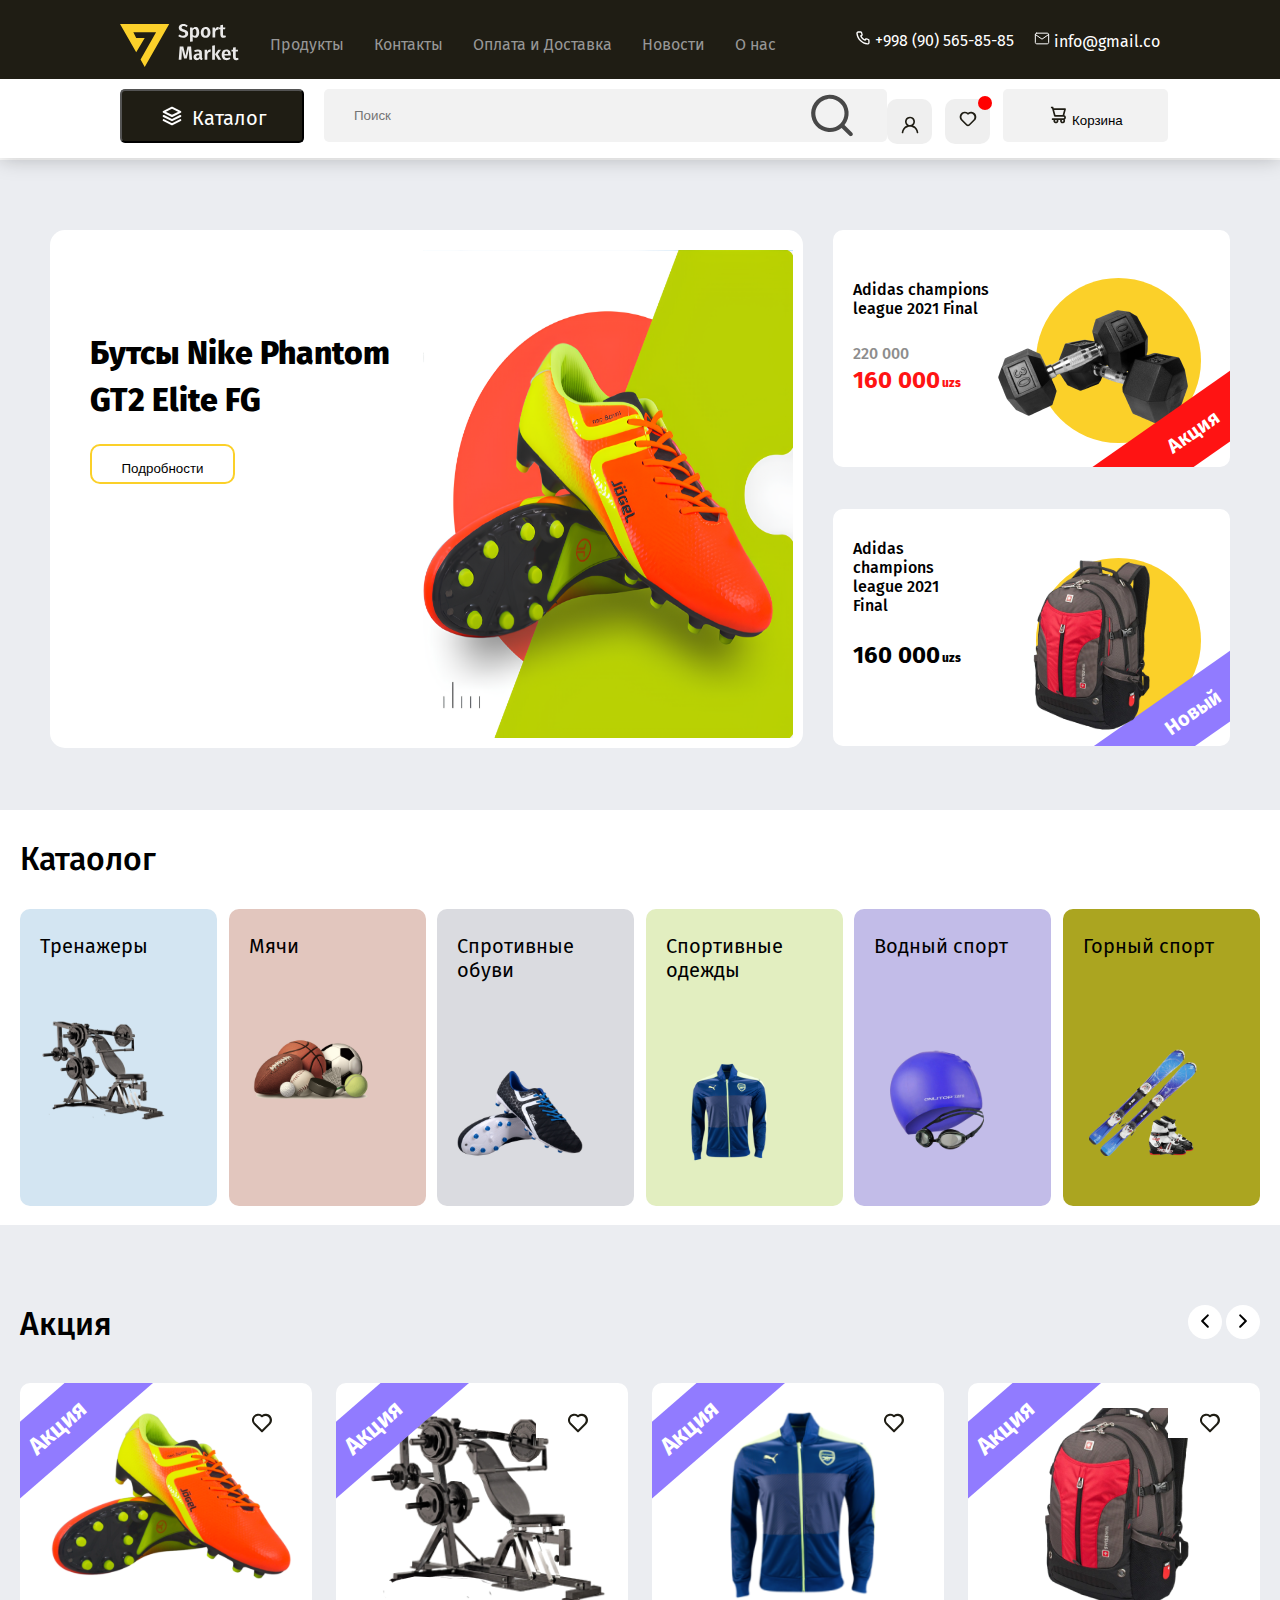
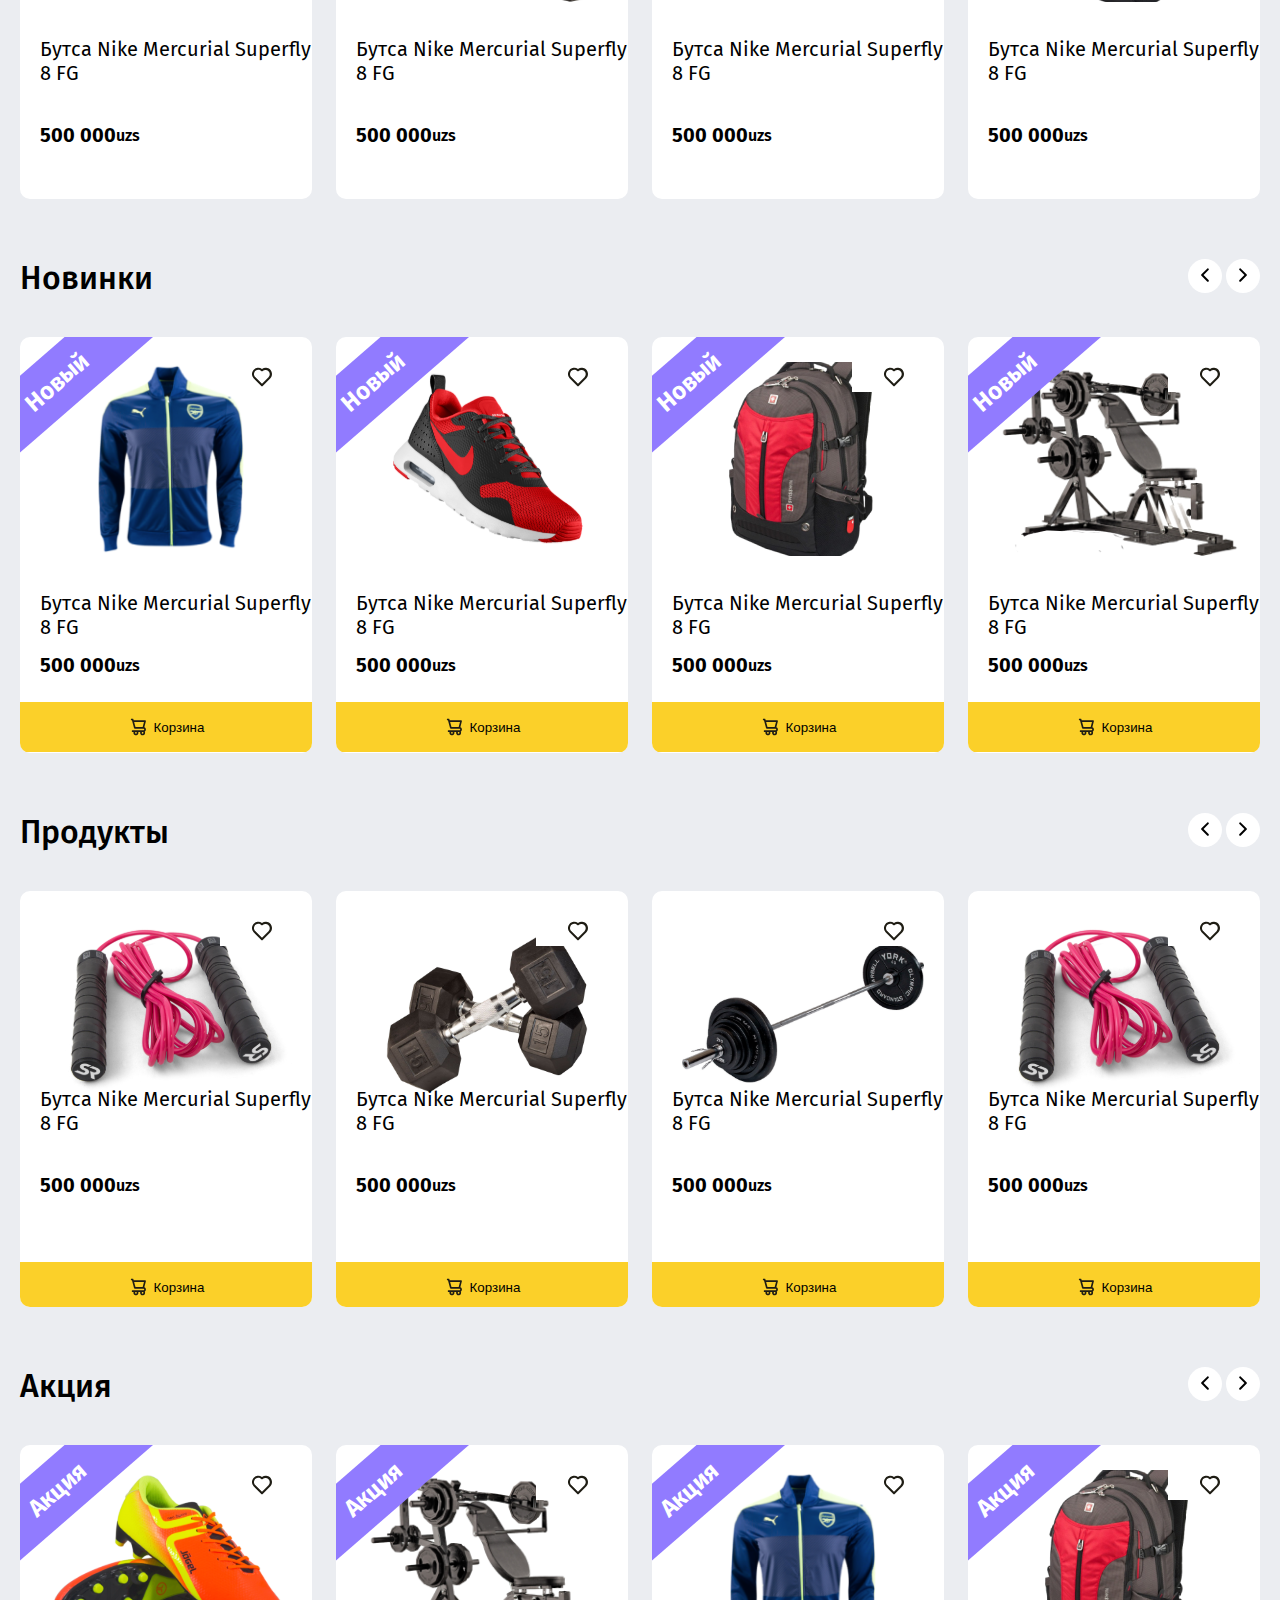
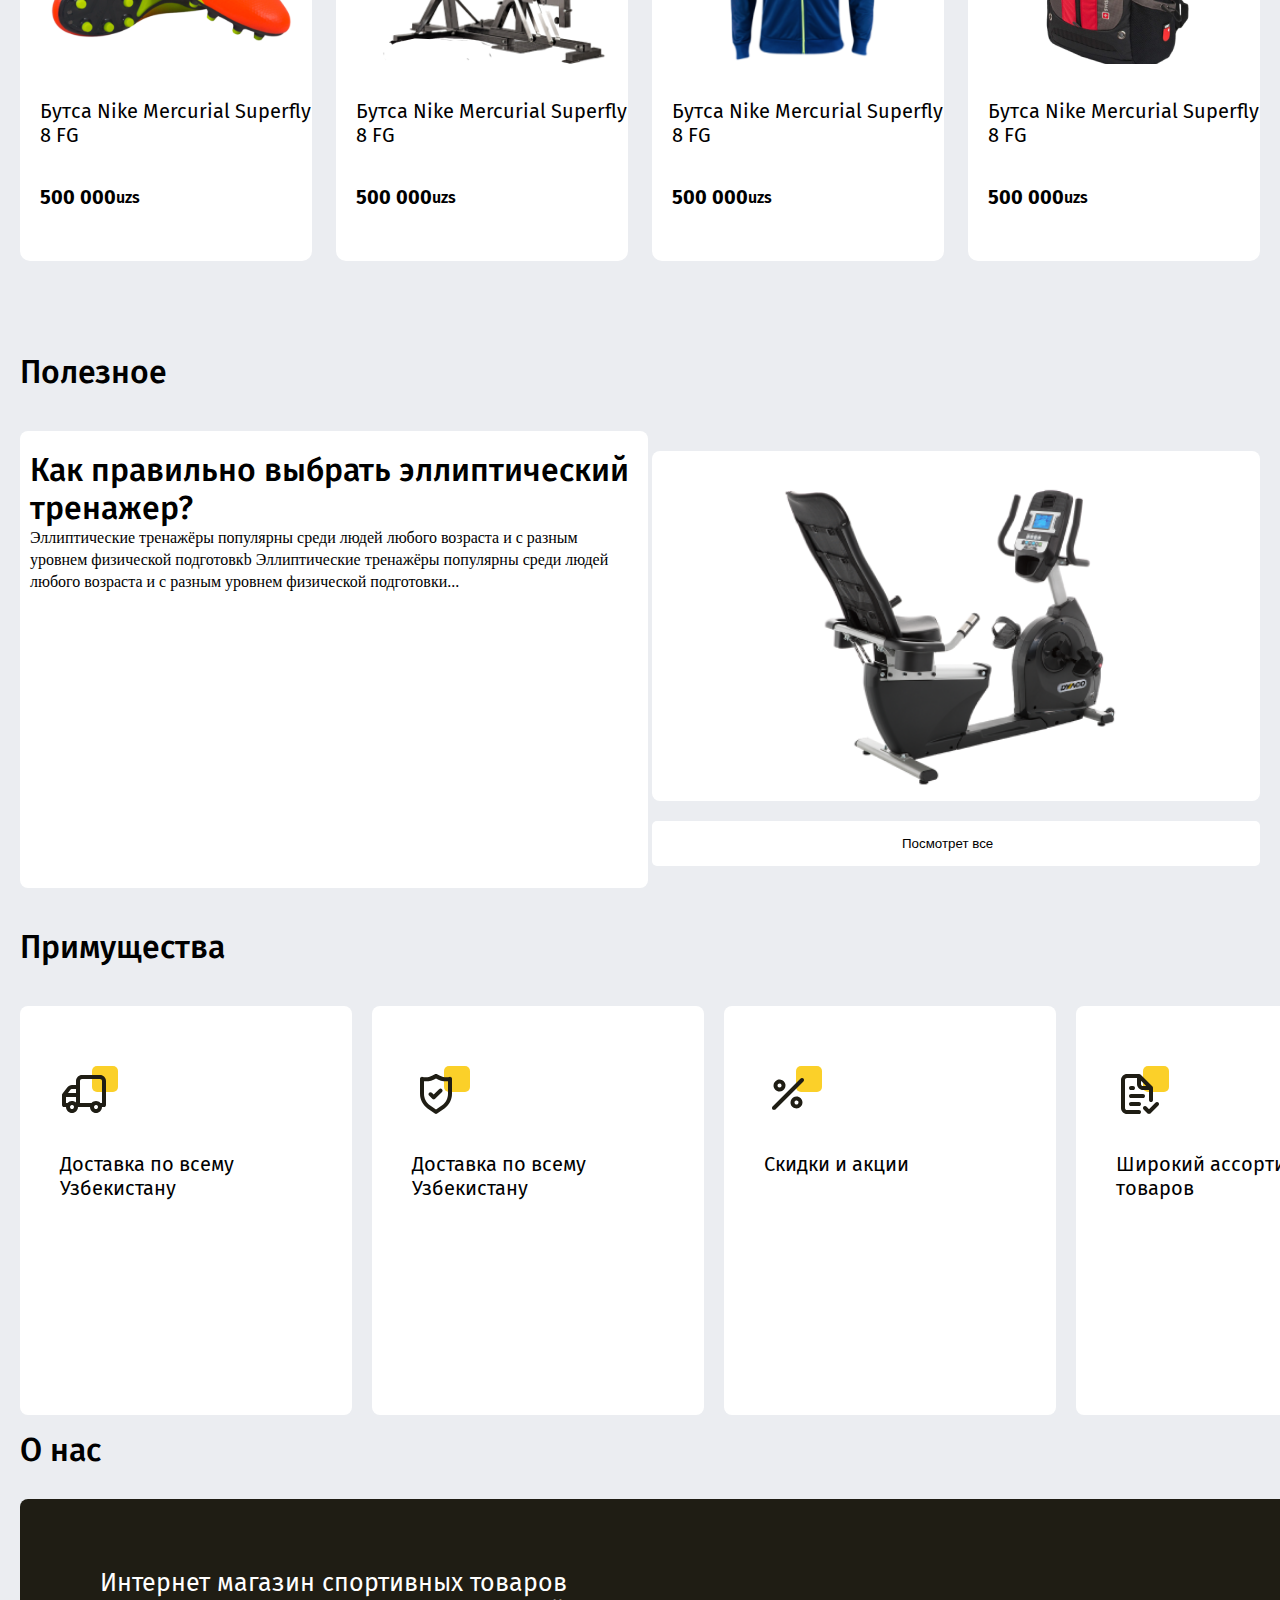
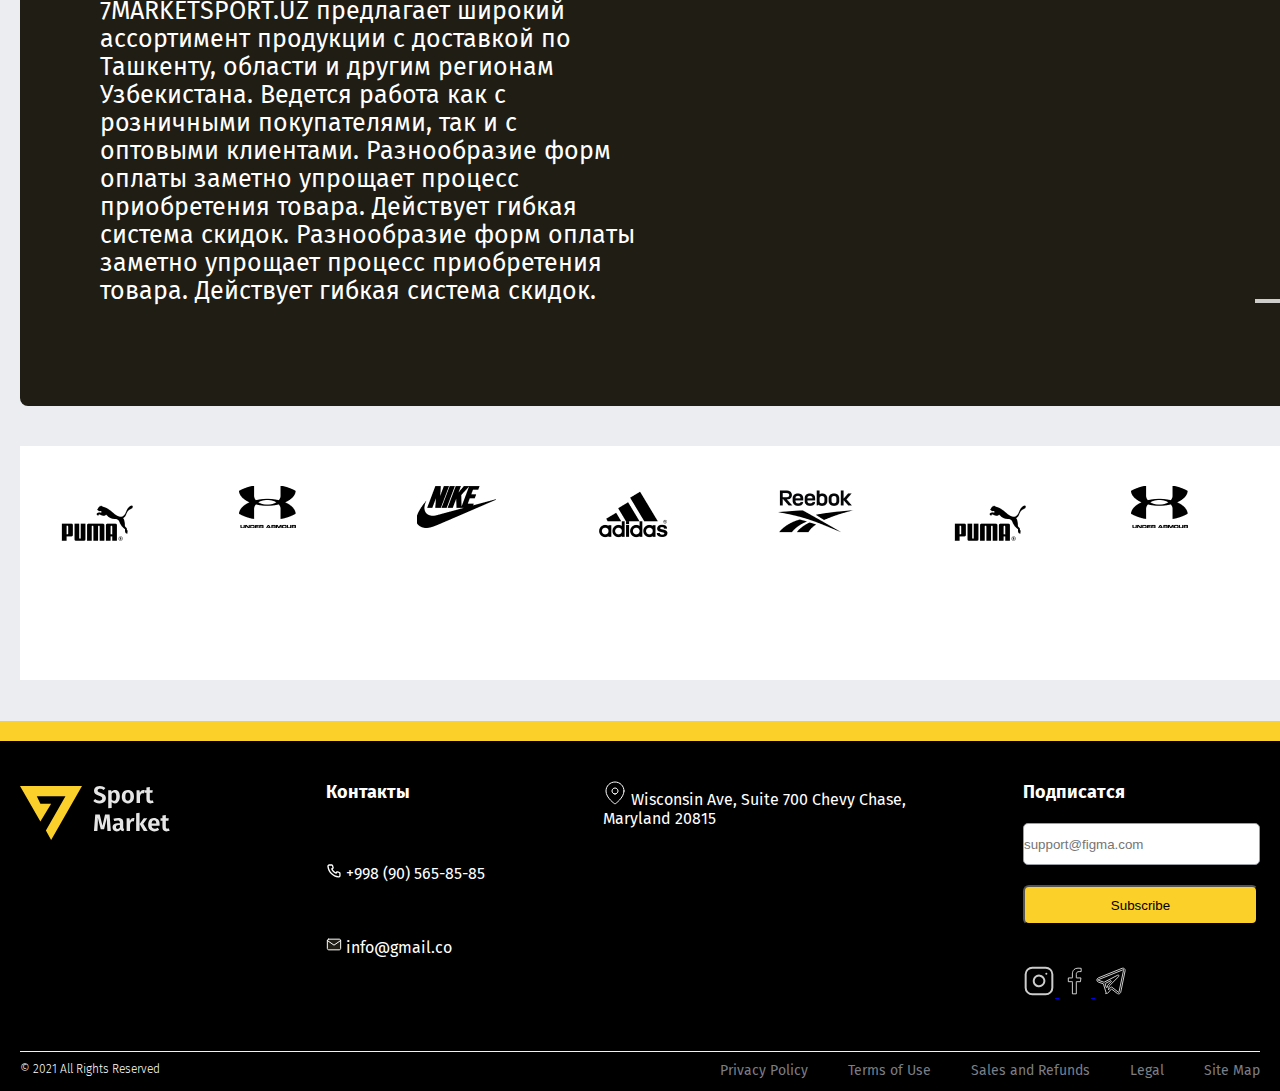
<file: index.html>
<!DOCTYPE html>
<html lang="en">
  <head>
    <meta charset="UTF-8" />
    <meta name="viewport" content="width=device-width, initial-scale=1.0" />
    <link rel="stylesheet" href="/css/main.min.css" />
    <title>Document</title>
  </head>
  <body>
    <header class="header">
      <div class="header__div">
        <nav class="nav">
          <div class="header__div-3">
            <a class="header__logo" href="#">
              <img src="./img/1.svg" alt="" />
            </a>
            <ul class="header__list">
              <li class="header__item">
                <a class="header__link" href="./page/produkse.html">Продукты</a>
              </li>

              <li class="header__item">
                <a class="header__link" href="">Контакты</a>
              </li>

              <li class="header__item">
                <a class="header__link" href="">Оплата и Доставка</a>
              </li>

              <li class="header__item">
                <a class="header__link" href="./page/info.html">Новости</a>
              </li>

              <li class="header__item">
                <a class="header__link" href="">О нас</a>
              </li>
            </ul>
          </div>
          <div class="header__div-4">
            <a class="header__tel" href="+998901241157">
              <img src="./img/2.svg" alt="" />
              +998 (90) 565-85-85
            </a>
            <a class="header__info" href="zanegetsugymer@gmail.com">
              <img src="./img/3.svg" alt="" />
              info@gmail.co
            </a>
          </div>

          <button class="header__burger">
            <img src="./log/menu-burger.png" alt="" />
          </button>
        </nav>
      </div>

      <div class="header__div-2">
        <nav class="nav-2">
          <div class="header__div-5">
            <button class="header__btn">
              <img src="./img/4.svg" alt="" />
              Каталог
            </button>

            <div class="header__imput">
              <input type="text" placeholder="Поиск" />
              <img src="./img/5.svg" alt="" />
            </div>
          </div>
          <div class="header__div-6">
            <button class="header__btn">
              <img src="./img/6.svg" alt="" />
            </button>

            <button class="header__btn">
              <img src="./img/7.svg" alt="" />
              <div class="div"></div>
            </button>

            <button class="header__btn-2">
              <img src="./img/8.svg" alt="" />
              Корзина
            </button>
          </div>
        </nav>
      </div>
    </header>

    <main>
      <section class="section">
        <div class="section__div">
          <div class="section__card">
            <div class="section_cantent">
              <h1 class="section__text-1">Бутсы Nike Phantom GT2 Elite FG</h1>
              <button class="section__btn">Подробности</button>
            </div>
            <img
              class="section__img"
              src="./img/Снимок экрана 2024-06-14 221538.png"
              alt=""
            />
          </div>

          <div class="section__card-2">
            <div class="section__info">
              <div class="section_cantent">
                <p class="section__text-2">
                  Adidas champions league 2021 Final
                </p>
                <p class="section__text-3">220 000</p>
                <div class="text">
                  <p class="section__text-4">160 000</p>
                  <p class="section__text-5">uzs</p>
                </div>
              </div>
              <div class="section__img">
                <img src="./img/9.png" alt="" />
                <div class="div"></div>
                <button class="btn">Акция</button>
              </div>
            </div>

            <div class="section__info-2">
              <div class="section_cantent">
                <p class="section__text-2">
                  Adidas champions league 2021 Final
                </p>
                <div class="text">
                  <p class="section__text-6">160 000</p>
                  <p class="section__text-7">uzs</p>
                </div>
              </div>
              <div class="section__img">
                <img src="./img/10.svg" alt="" />
                <div class="div"></div>
                <button class="btn">Новый</button>
              </div>
            </div>
          </div>
        </div>
      </section>

      <section class="section-2">
        <div class="section-2__div">
          <p class="section-2__text-1">Катаолог</p>
          <div class="section-2__cantent">
            <div class="section-2__card">
              <p class="section-2__text-2">Тренажеры</p>
              <img class="section-2__img" src="./img/11.svg" alt="" />
            </div>

            <div class="section-2__card2">
              <p class="section-2__text-2">Мячи</p>
              <img class="section-2__img" src="./img/12.svg" alt="" />
            </div>

            <div class="section-2__card3">
              <p class="section-2__text-2">Спротивные обуви</p>
              <img class="section-2__img" src="./img/13.svg" alt="" />
            </div>

            <div class="section-2__card4">
              <p class="section-2__text-2">Спортивные одежды</p>
              <img class="section-2__img" src="./img/14.svg" alt="" />
            </div>

            <div class="section-2__card5">
              <p class="section-2__text-2">Водный спорт</p>
              <img class="section-2__img" src="./img/15.svg" alt="" />
            </div>

            <div class="section-2__card6">
              <p class="section-2__text-2">Горный спорт</p>
              <img class="section-2__img" src="./img/16.png" alt="" />
            </div>
          </div>
        </div>
      </section>

      <section class="section-3">

        <div class="section-3__div">
          <div class="section-3__cantent">
            <div class="section-3__div-text">
              <p class="section-3__text-1">Акция</p>
              <div class="section-3__div-btn">
                <button class="btn-1">
                  <img src="./img/17.svg" alt="" />
                </button>
                <button class="btn-2">
                  <img src="./img/18.svg" alt="" />
                </button>
              </div>
            </div>
            <div class="section-3__info">
              <div class="section-3__card">
                <div class="section-3__img">
                  <img src="./img/19.svg" alt="" />
                  <button class="btn-3">
                    <img src="./img/20.svg" alt="" />
                  </button>
                  <button class="btn-4">Акция</button>
                </div>
                <div class="section-3__info">
                  <p class="section-3__text-2">
                    Бутса Nike Mercurial Superfly 8 FG
                  </p>
                  <div class="text">
                    <p class="section-3__text-3">500 000</p>
                    <p class="section-3__text-4">uzs</p>
                  </div>
                  <p class="section-3__text-5">750 000</p>
                  <button class="btn-5">
                    <img src="./img/21.svg" alt="" />
                    Корзина
                  </button>
                </div>
              </div>

              <div class="section-3__card-2">
                <div class="section-3__img">
                  <img src="./img/22.svg" alt="" />
                  <button class="btn-3">
                    <img src="./img/20.svg" alt="" />
                  </button>
                  <button class="btn-4">Акция</button>
                </div>
                <div class="section-3__info">
                  <p class="section-3__text-2">
                    Бутса Nike Mercurial Superfly 8 FG
                  </p>
                  <div class="text">
                    <p class="section-3__text-3">500 000</p>
                    <p class="section-3__text-4">uzs</p>
                  </div>
                  <p class="section-3__text-5">750 000</p>
                  <button class="btn-5">
                    <img src="./img/21.svg" alt="" />
                    Корзина
                  </button>
                </div>
              </div>

              <div class="section-3__card-3">
                <div class="section-3__img">
                  <img src="./img/23.svg" alt="" />
                  <button class="btn-3">
                    <img src="./img/20.svg" alt="" />
                  </button>
                  <button class="btn-4">Акция</button>
                </div>
                <div class="section-3__info">
                  <p class="section-3__text-2">
                    Бутса Nike Mercurial Superfly 8 FG
                  </p>
                  <div class="text">
                    <p class="section-3__text-3">500 000</p>
                    <p class="section-3__text-4">uzs</p>
                  </div>
                  <p class="section-3__text-5">750 000</p>
                  <button class="btn-5">
                    <img src="./img/21.svg" alt="" />
                    Корзина
                  </button>
                </div>
              </div>

              <div class="section-3__card-4">
                <div class="section-3__img">
                  <img src="./img/24.svg" alt="" />
                  <button class="btn-3">
                    <img src="./img/20.svg" alt="" />
                  </button>
                  <button class="btn-4">Акция</button>
                </div>
                <div class="section-3__info">
                  <p class="section-3__text-2">
                    Бутса Nike Mercurial Superfly 8 FG
                  </p>
                  <div class="text">
                    <p class="section-3__text-3">500 000</p>
                    <p class="section-3__text-4">uzs</p>
                  </div>
                  <p class="section-3__text-5">750 000</p>
                  <button class="btn-5">
                    <img src="./img/21.svg" alt="" />
                    Корзина
                  </button>
                </div>
              </div>
            </div>
          </div>

          <div class="section-3__cantent-2">
            <div class="section-3__div-text">
              <p class="section-3__text-1">Новинки</p>
              <div class="section-3__div-btn">
                <button class="btn-1">
                  <img src="./img/17.svg" alt="" />
                </button>
                <button class="btn-2">
                  <img src="./img/18.svg" alt="" />
                </button>
              </div>
            </div>
            <div class="section-3__info">
              <div class="section-3__card">
                <div class="section-3__img">
                  <img src="./img/23.svg" alt="" />
                  <button class="btn-3">
                    <img src="./img/20.svg" alt="" />
                  </button>
                  <button class="btn-4">Новый</button>
                </div>
                <div class="section-3__info">
                  <p class="section-3__text-2">
                    Бутса Nike Mercurial Superfly 8 FG
                  </p>
                  <div class="text">
                    <p class="section-3__text-3">500 000</p>
                    <p class="section-3__text-4">uzs</p>
                  </div>
                  <button class="btn-5">
                    <img src="./img/21.svg" alt="" />
                    Корзина
                  </button>
                </div>
              </div>

              <div class="section-3__card-2">
                <div class="section-3__img">
                  <img src="./img/25.svg" alt="" />
                  <button class="btn-3">
                    <img src="./img/20.svg" alt="" />
                  </button>
                  <button class="btn-4">Новый</button>
                </div>
                <div class="section-3__info">
                  <p class="section-3__text-2">
                    Бутса Nike Mercurial Superfly 8 FG
                  </p>
                  <div class="text">
                    <p class="section-3__text-3">500 000</p>
                    <p class="section-3__text-4">uzs</p>
                  </div>
                  <button class="btn-5">
                    <img src="./img/21.svg" alt="" />
                    Корзина
                  </button>
                </div>
              </div>

              <div class="section-3__card-3">
                <div class="section-3__img">
                  <img src="./img/24.svg" alt="" />
                  <button class="btn-3">
                    <img src="./img/20.svg" alt="" />
                  </button>
                  <button class="btn-4">Новый</button>
                </div>
                <div class="section-3__info">
                  <p class="section-3__text-2">
                    Бутса Nike Mercurial Superfly 8 FG
                  </p>
                  <div class="text">
                    <p class="section-3__text-3">500 000</p>
                    <p class="section-3__text-4">uzs</p>
                  </div>

                  <button class="btn-5">
                    <img src="./img/21.svg" alt="" />
                    Корзина
                  </button>
                </div>
              </div>

              <div class="section-3__card-4">
                <div class="section-3__img">
                  <img src="./img/22.svg" alt="" />
                  <button class="btn-3">
                    <img src="./img/20.svg" alt="" />
                  </button>
                  <button class="btn-4">Новый</button>
                </div>
                <div class="section-3__info">
                  <p class="section-3__text-2">
                    Бутса Nike Mercurial Superfly 8 FG
                  </p>
                  <div class="text">
                    <p class="section-3__text-3">500 000</p>
                    <p class="section-3__text-4">uzs</p>
                  </div>

                  <button class="btn-5">
                    <img src="./img/21.svg" alt="" />
                    Корзина
                  </button>
                </div>
              </div>
            </div>
          </div>

          <div class="section-3__cantent">
            <div class="section-3__div-text">
              <p class="section-3__text-1">Продукты</p>
              <div class="section-3__div-btn">
                <button class="btn-1">
                  <img src="./img/17.svg" alt="" />
                </button>
                <button class="btn-2">
                  <img src="./img/18.svg" alt="" />
                </button>
              </div>
            </div>
            <div class="section-3__info">
              <div class="section-3__card">
                <div class="section-3__img">
                  <img src="./img/26.svg" alt="" />
                  <button class="btn-3">
                    <img src="./img/20.svg" alt="" />
                  </button>
                </div>
                
                <div class="section-3__info">
                  <p class="section-3__text-2">
                    Бутса Nike Mercurial Superfly 8 FG
                  </p>
                  <div class="text">
                    <p class="section-3__text-3">500 000</p>
                    <p class="section-3__text-4">uzs</p>
                  </div>

                  <button class="btn-5">
                    <img src="./img/21.svg" alt="" />
                    Корзина
                  </button>
                </div>
              </div>

              <div class="section-3__card-2">
                <div class="section-3__img">
                  <img src="./img/27.svg" alt="" />
                  <button class="btn-3">
                    <img src="./img/20.svg" alt="" />
                  </button>
                </div>
                <div class="section-3__info">
                  <p class="section-3__text-2">
                    Бутса Nike Mercurial Superfly 8 FG
                  </p>
                  <div class="text">
                    <p class="section-3__text-3">500 000</p>
                    <p class="section-3__text-4">uzs</p>
                  </div>

                  <button class="btn-5">
                    <img src="./img/21.svg" alt="" />
                    Корзина
                  </button>
                </div>
              </div>

              <div class="section-3__card-3">
                <div class="section-3__img">
                  <img src="./img/28.svg" alt="" />
                  <button class="btn-3">
                    <img src="./img/20.svg" alt="" />
                  </button>
                </div>
                <div class="section-3__info">
                  <p class="section-3__text-2">
                    Бутса Nike Mercurial Superfly 8 FG
                  </p>
                  <div class="text">
                    <p class="section-3__text-3">500 000</p>
                    <p class="section-3__text-4">uzs</p>
                  </div>

                  <button class="btn-5">
                    <img src="./img/21.svg" alt="" />
                    Корзина
                  </button>
                </div>
              </div>

              <div class="section-3__card-4">
                <div class="section-3__img">
                  <img src="./img/26.svg" alt="" />
                  <button class="btn-3">
                    <img src="./img/20.svg" alt="" />
                  </button>
                </div>
                <div class="section-3__info">
                  <p class="section-3__text-2">
                    Бутса Nike Mercurial Superfly 8 FG
                  </p>
                  <div class="text">
                    <p class="section-3__text-3">500 000</p>
                    <p class="section-3__text-4">uzs</p>
                  </div>

                  <button class="btn-5">
                    <img src="./img/21.svg" alt="" />
                    Корзина
                  </button>
                </div>
              </div>
            </div>
          </div>

          <div class="section-3__cantent">
            <div class="section-3__div-text">
              <p class="section-3__text-1">Акция</p>
              <div class="section-3__div-btn">
                <button class="btn-1">
                  <img src="./img/17.svg" alt="" />
                </button>
                <button class="btn-2">
                  <img src="./img/18.svg" alt="" />
                </button>
              </div>
            </div>
            <div class="section-3__info">
              <div class="section-3__card">
                <div class="section-3__img">
                  <img src="./img/19.svg" alt="" />
                  <button class="btn-3">
                    <img src="./img/20.svg" alt="" />
                  </button>
                  <button class="btn-4">Акция</button>
                </div>
                <div class="section-3__info">
                  <p class="section-3__text-2">
                    Бутса Nike Mercurial Superfly 8 FG
                  </p>
                  <div class="text">
                    <p class="section-3__text-3">500 000</p>
                    <p class="section-3__text-4">uzs</p>
                  </div>
                  <p class="section-3__text-5">750 000</p>
                  <button class="btn-5">
                    <img src="./img/21.svg" alt="" />
                    Корзина
                  </button>
                </div>
              </div>

              <div class="section-3__card-2">
                <div class="section-3__img">
                  <img src="./img/22.svg" alt="" />
                  <button class="btn-3">
                    <img src="./img/20.svg" alt="" />
                  </button>
                  <button class="btn-4">Акция</button>
                </div>
                <div class="section-3__info">
                  <p class="section-3__text-2">
                    Бутса Nike Mercurial Superfly 8 FG
                  </p>
                  <div class="text">
                    <p class="section-3__text-3">500 000</p>
                    <p class="section-3__text-4">uzs</p>
                  </div>
                  <p class="section-3__text-5">750 000</p>
                  <button class="btn-5">
                    <img src="./img/21.svg" alt="" />
                    Корзина
                  </button>
                </div>
              </div>

              <div class="section-3__card-3">
                <div class="section-3__img">
                  <img src="./img/23.svg" alt="" />
                  <button class="btn-3">
                    <img src="./img/20.svg" alt="" />
                  </button>
                  <button class="btn-4">Акция</button>
                </div>
                <div class="section-3__info">
                  <p class="section-3__text-2">
                    Бутса Nike Mercurial Superfly 8 FG
                  </p>
                  <div class="text">
                    <p class="section-3__text-3">500 000</p>
                    <p class="section-3__text-4">uzs</p>
                  </div>
                  <p class="section-3__text-5">750 000</p>
                  <button class="btn-5">
                    <img src="./img/21.svg" alt="" />
                    Корзина
                  </button>
                </div>
              </div>

              <div class="section-3__card-4">
                <div class="section-3__img">
                  <img src="./img/24.svg" alt="" />
                  <button class="btn-3">
                    <img src="./img/20.svg" alt="" />
                  </button>
                  <button class="btn-4">Акция</button>
                </div>
                <div class="section-3__info">
                  <p class="section-3__text-2">
                    Бутса Nike Mercurial Superfly 8 FG
                  </p>
                  <div class="text">
                    <p class="section-3__text-3">500 000</p>
                    <p class="section-3__text-4">uzs</p>
                  </div>
                  <p class="section-3__text-5">750 000</p>
                  <button class="btn-5">
                    <img src="./img/21.svg" alt="" />
                    Корзина
                  </button>
                </div>
              </div>
            </div>
          </div>
        </div>
        
      </section>

      <section class="section-4">
        <div class="section-4__div">
          <div class="section-4__cantent">
            <p class="section-4__text-1">Полезное</p>
            <div class="section-4__card">
              <div class="section-4__info">
                <p class="section-4__text-2">
                  Как правильно выбрать эллиптический тренажер?
                </p>
                <p class="section-4__text-3">
                  Эллиптические тренажёры популярны среди людей любого возраста
                  и с разным уровнем физической подготовкb Эллиптические
                  тренажёры популярны среди людей любого возраста и с разным
                  уровнем физической подготовки...
                </p>
              </div>
              <div class="section-4__card-2">
                <div class="section-4__img">
                  <img src="./img/29.png" alt="" />
                </div>
                <button class="section-4__btn">Посмотрет все</button>
              </div>
            </div>
          </div>
        </div>

        <div class="section-4__div-2">
          <p class="text">Примущества</p>
          <div class="section-2__cantent">
            <div class="section-2__card">
              <img src="./img/30.svg" alt="" />
              <p class="text-2">Доставка по всему Узбекистану</p>
            </div>

            <div class="section-2__card">
              <img src="./img/31.svg" alt="" />
              <p class="text-2">Доставка по всему Узбекистану</p>
            </div>

            <div class="section-2__card">
              <img src="./img/32.svg" alt="" />
              <p class="text-2">Скидки и акции</p>
            </div>

            <div class="section-2__card">
              <img src="./img/33.svg" alt="" />
              <p class="text-2">Широкий ассортимент товаров</p>
            </div>
          </div>
        </div>
      </section>

      <section class="section-5">
        <div class="section-5__div">
          <p class="text-1">О нас</p>
          <div class="section-5__card">
            <p class="section-5__text-2">
              Интернет магазин спортивных товаров 7MARKETSPORT.UZ предлагает
              широкий ассортимент продукции с доставкой по Ташкенту, области и
              другим регионам Узбекистана. Ведется работа как с розничными
              покупателями, так и с оптовыми клиентами. Разнообразие форм оплаты
              заметно упрощает процесс приобретения товара. Действует гибкая
              система скидок. Разнообразие форм оплаты заметно упрощает процесс
              приобретения товара. Действует гибкая система скидок.
            </p>
            <button class="btn">
              <img src="./img/41.svg" alt="" />
            </button>
          </div>
          <div class="section-5__card-2">
            <img src="./img/34.png" alt="" />
            <img src="./img/35.png" alt="" />
            <img src="./img/36.png" alt="" />
            <img src="./img/37.png" alt="" />
            <img src="./img/38.png" alt="" />
            <img src="./img/39.png" alt="" />
            <img src="./img/40.png" alt="" />
          </div>
        </div>
      </section>
    </main>

    <footer>
      <div class="div"></div>
      <div class="footer__div">
        <nav class="footer__nav">
          <div class="nav__div">
            <div class="footer_card">
              <a class="footer__logo" href="">
                <img src="./img/1.svg" alt="" />
              </a>
            </div>
            <div class="footer_card2">
              <p class="text">Контакты</p>

              <a class="header__tel" href="+998901241157">
                <img src="./img/2.svg" alt="" />
                +998 (90) 565-85-85
              </a>
              <a class="header__info" href="zanegetsugymer@gmail.com">
                <img src="./img/3.svg" alt="" />
                info@gmail.co
              </a>
            </div>
            <div class="footer_card3">
              <a href="#">
                <img src="./img/42.svg" alt="" />
                Wisconsin Ave, Suite 700 Chevy Chase, <br>
                Maryland 20815
              </a>
            </div>
            <div class="footer_card4">
              <p class="footer__text-1">Подписатся</p>
              <input type="text" placeholder="support@figma.com" />
              <button>Subscribe</button>
              <div class="footer__img">
                <a href="https://www.instagram.com/uchixa_itachi_202/">
                  <img src="./img/43.svg" alt="" />
                </a>
                <a
                  href="https://www.facebook.com/profile.php?id=100090044478518"
                >
                  <img src="./img/44.svg" alt="" />
                </a>
                <a href="https://t.me/Z20228">
                  <img src="./img/45.svg" alt="" />
                </a>
              </div>
            </div>
          </div>
          <div class="div-2"></div>
          <div class="naber">
            <p class="footer__text-4">© 2021 All Rights Reserved</p>
            <div class="footer__text-div">
              <a class="text-1" href="">Privacy Policy</a>
              <a class="text-1" href="">Terms of Use</a>
              <a class="text-1" href="">Sales and Refunds</a>
              <a class="text-1" href="">Legal</a>
              <a class="text-1" href="">Site Map</a>
            </div>
          </div>
        </nav>
      </div>
    </footer>
  </body>
</html>
</file>
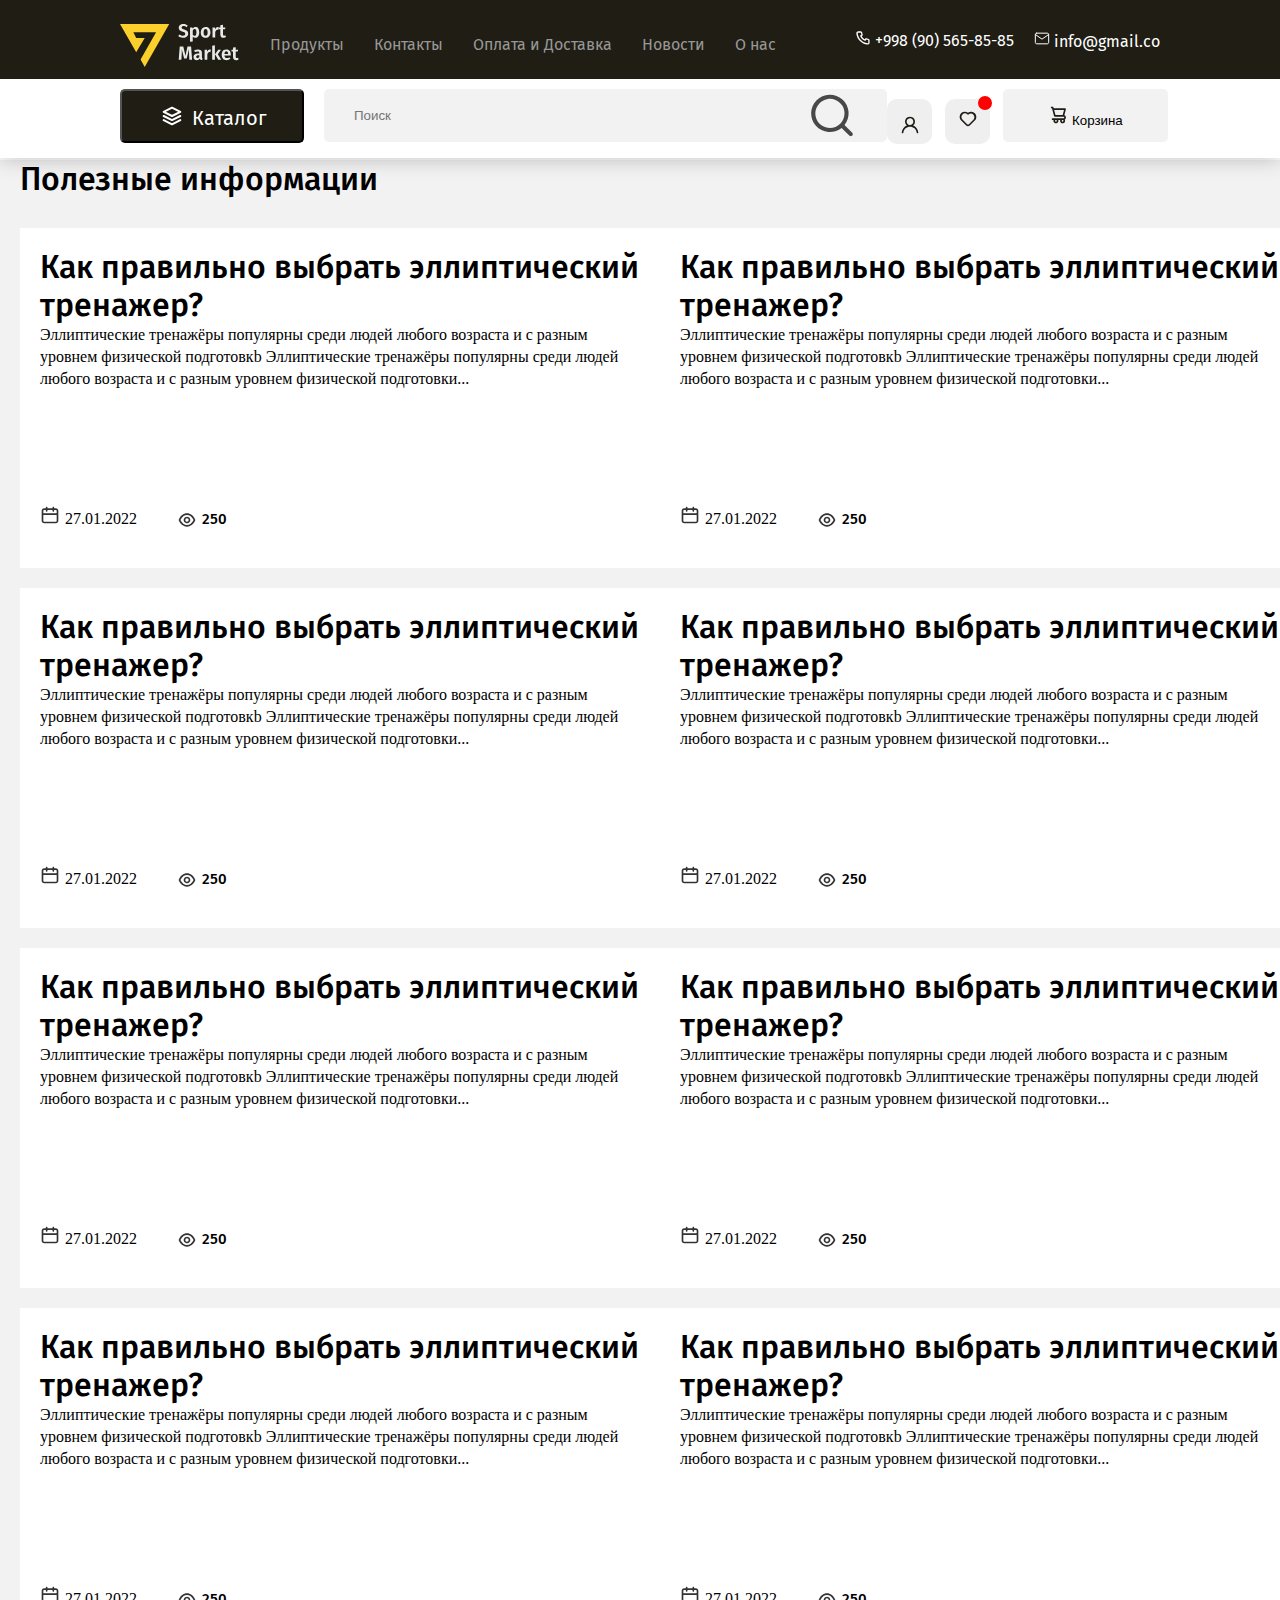
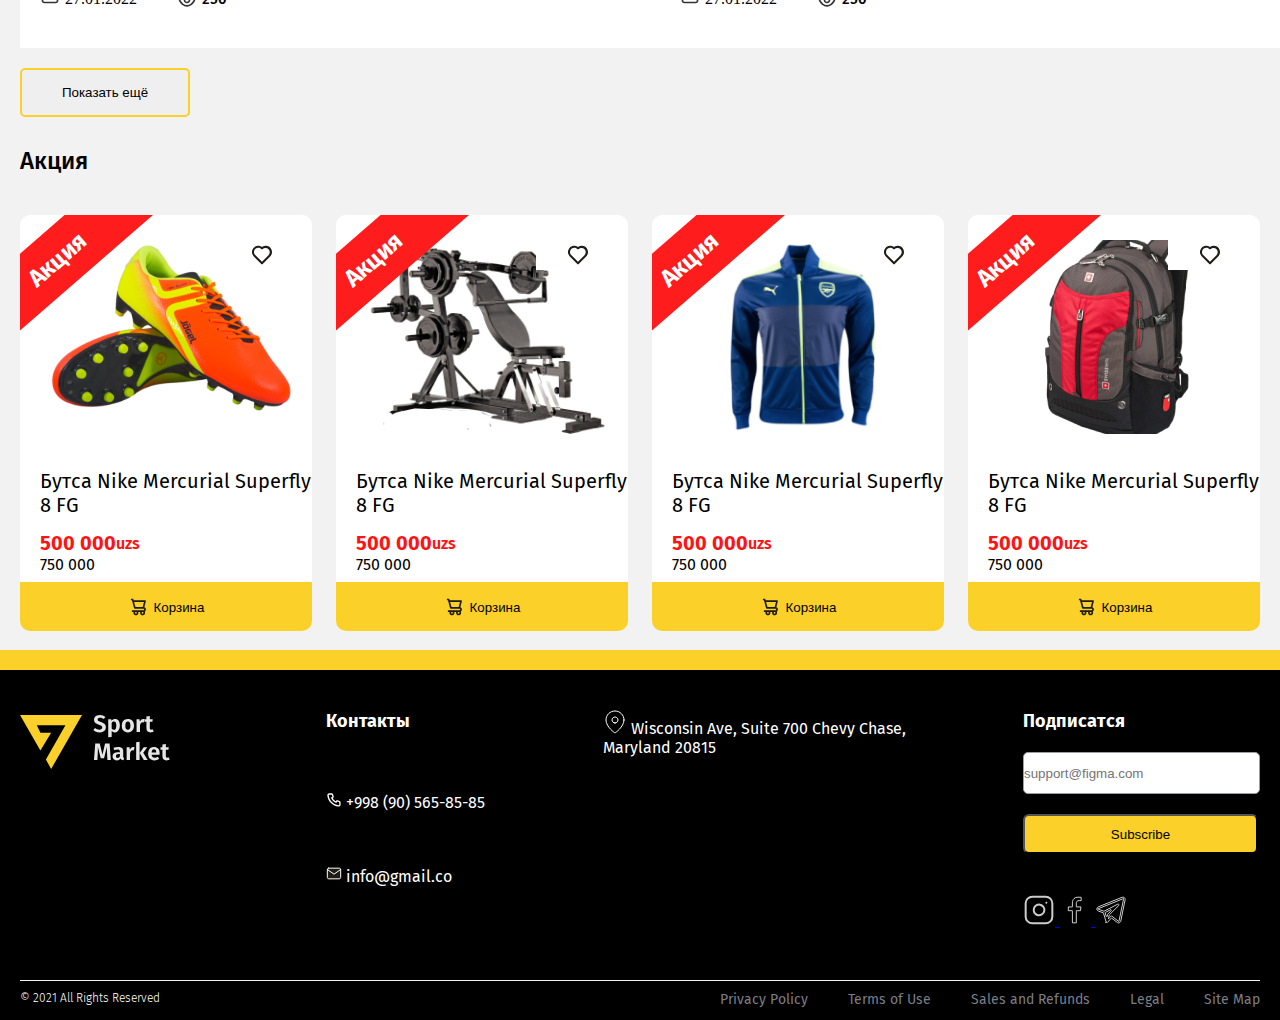
<file: page/info.html>
<!DOCTYPE html>
<html lang="en">
  <head>
    <meta charset="UTF-8" />
    <meta name="viewport" content="width=device-width, initial-scale=1.0" />
    <link rel="stylesheet" href="/css/main.min.css" />
    <title>Document</title>
  </head>
  <body>
    <header class="header">
      <div class="header__div">
        <nav class="nav">
          <div class="header__div-3">
            <a class="header__logo" href="/index.html">
              <img src="/img/1.svg" alt="" />
            </a>
            <ul class="header__list">
              <li class="header__item">
                <a class="header__link" href="">Продукты</a>
              </li>

              <li class="header__item">
                <a class="header__link" href="">Контакты</a>
              </li>

              <li class="header__item">
                <a class="header__link" href="">Оплата и Доставка</a>
              </li>

              <li class="header__item">
                <a class="header__link" href="">Новости</a>
              </li>

              <li class="header__item">
                <a class="header__link" href="">О нас</a>
              </li>
            </ul>
          </div>
          <div class="header__div-4">
            <a class="header__tel" href="+998901241157">
              <img src="/img/2.svg" alt="" />
              +998 (90) 565-85-85
            </a>
            <a class="header__info" href="zanegetsugymer@gmail.com">
              <img src="/img/3.svg" alt="" />
              info@gmail.co
            </a>
          </div>

          <button class="header__burger">
            <img src="/log/menu-burger.png" alt="" />
          </button>
        </nav>
      </div>

      <div class="header__div-2">
        <nav class="nav-2">
          <div class="header__div-5">
            <button class="header__btn">
              <img src="/img/4.svg" alt="" />
              Каталог
            </button>

            <div class="header__imput">
              <input type="text" placeholder="Поиск" />
              <img src="/img/5.svg" alt="" />
            </div>
          </div>
          <div class="header__div-6">
            <button class="header__btn">
              <img src="/img/6.svg" alt="" />
            </button>

            <button class="header__btn">
              <img src="/img/7.svg" alt="" />
              <div class="div"></div>
            </button>

            <button class="header__btn-2">
              <img src="/img/8.svg" alt="" />
              Корзина
            </button>
          </div>
        </nav>
      </div>
    </header>

    <main>
      <section class="section-7">
        <div class="section-7__div">
          <p class="section-7__text-11">Полезные информации</p>
          <div class="section-7__info">
            <div class="section-7__card">
              <p class="section-7__text-2">
                Как правильно выбрать эллиптический тренажер?
              </p>
              <p class="section-7__text-3">
                Эллиптические тренажёры популярны среди людей любого возраста и
                с разным уровнем физической подготовкb Эллиптические тренажёры
                популярны среди людей любого возраста и с разным уровнем
                физической подготовки...
              </p>
              <div class="section-7__div-text">
                <div class="section-7__text-1">
                  <img src="/img/46.svg" alt="" />
                  <p>27.01.2022</p>
                </div>
                <div class="section-7__text-2">
                  <img src="/img/47.svg" alt="" />
                  <p>250</p>
                </div>
              </div>
            </div>

            <div class="section-7__card">
              <p class="section-7__text-2">
                Как правильно выбрать эллиптический тренажер?
              </p>
              <p class="section-7__text-3">
                Эллиптические тренажёры популярны среди людей любого возраста и
                с разным уровнем физической подготовкb Эллиптические тренажёры
                популярны среди людей любого возраста и с разным уровнем
                физической подготовки...
              </p>
              <div class="section-7__div-text">
                <div class="section-7__text-1">
                  <img src="/img/46.svg" alt="" />
                  <p>27.01.2022</p>
                </div>
                <div class="section-7__text-2">
                  <img src="/img/47.svg" alt="" />
                  <p>250</p>
                </div>
              </div>
            </div>

            <div class="section-7__card">
              <p class="section-7__text-2">
                Как правильно выбрать эллиптический тренажер?
              </p>
              <p class="section-7__text-3">
                Эллиптические тренажёры популярны среди людей любого возраста и
                с разным уровнем физической подготовкb Эллиптические тренажёры
                популярны среди людей любого возраста и с разным уровнем
                физической подготовки...
              </p>
              <div class="section-7__div-text">
                <div class="section-7__text-1">
                  <img src="/img/46.svg" alt="" />
                  <p>27.01.2022</p>
                </div>
                <div class="section-7__text-2">
                  <img src="/img/47.svg" alt="" />
                  <p>250</p>
                </div>
              </div>
            </div>

            <div class="section-7__card">
              <p class="section-7__text-2">
                Как правильно выбрать эллиптический тренажер?
              </p>
              <p class="section-7__text-3">
                Эллиптические тренажёры популярны среди людей любого возраста и
                с разным уровнем физической подготовкb Эллиптические тренажёры
                популярны среди людей любого возраста и с разным уровнем
                физической подготовки...
              </p>
              <div class="section-7__div-text">
                <div class="section-7__text-1">
                  <img src="/img/46.svg" alt="" />
                  <p>27.01.2022</p>
                </div>
                <div class="section-7__text-2">
                  <img src="/img/47.svg" alt="" />
                  <p>250</p>
                </div>
              </div>
            </div>

            <div class="section-7__card">
              <p class="section-7__text-2">
                Как правильно выбрать эллиптический тренажер?
              </p>
              <p class="section-7__text-3">
                Эллиптические тренажёры популярны среди людей любого возраста и
                с разным уровнем физической подготовкb Эллиптические тренажёры
                популярны среди людей любого возраста и с разным уровнем
                физической подготовки...
              </p>
              <div class="section-7__div-text">
                <div class="section-7__text-1">
                  <img src="/img/46.svg" alt="" />
                  <p>27.01.2022</p>
                </div>
                <div class="section-7__text-2">
                  <img src="/img/47.svg" alt="" />
                  <p>250</p>
                </div>
              </div>
            </div>

            <div class="section-7__card">
              <p class="section-7__text-2">
                Как правильно выбрать эллиптический тренажер?
              </p>
              <p class="section-7__text-3">
                Эллиптические тренажёры популярны среди людей любого возраста и
                с разным уровнем физической подготовкb Эллиптические тренажёры
                популярны среди людей любого возраста и с разным уровнем
                физической подготовки...
              </p>
              <div class="section-7__div-text">
                <div class="section-7__text-1">
                  <img src="/img/46.svg" alt="" />
                  <p>27.01.2022</p>
                </div>
                <div class="section-7__text-2">
                  <img src="/img/47.svg" alt="" />
                  <p>250</p>
                </div>
              </div>
            </div>

            <div class="section-7__card">
              <p class="section-7__text-2">
                Как правильно выбрать эллиптический тренажер?
              </p>
              <p class="section-7__text-3">
                Эллиптические тренажёры популярны среди людей любого возраста и
                с разным уровнем физической подготовкb Эллиптические тренажёры
                популярны среди людей любого возраста и с разным уровнем
                физической подготовки...
              </p>
              <div class="section-7__div-text">
                <div class="section-7__text-1">
                  <img src="/img/46.svg" alt="" />
                  <p>27.01.2022</p>
                </div>
                <div class="section-7__text-2">
                  <img src="/img/47.svg" alt="" />
                  <p>250</p>
                </div>
              </div>
            </div>

            <div class="section-7__card">
              <p class="section-7__text-2">
                Как правильно выбрать эллиптический тренажер?
              </p>
              <p class="section-7__text-3">
                Эллиптические тренажёры популярны среди людей любого возраста и
                с разным уровнем физической подготовкb Эллиптические тренажёры
                популярны среди людей любого возраста и с разным уровнем
                физической подготовки...
              </p>
              <div class="section-7__div-text">
                <div class="section-7__text-1">
                  <img src="/img/46.svg" alt="" />
                  <p>27.01.2022</p>
                </div>
                <div class="section-7__text-2">
                  <img src="/img/47.svg" alt="" />
                  <p>250</p>
                </div>
              </div>
            </div>
          </div>
          <button class="section-7__btn">Показать ещё</button>
        </div>
        <div class="section-7__div-3">
          <p class="section-7__text-12">Акция</p>
          <div class="section-3__info">
            <div class="section-3__card">
              <div class="section-3__img">
                <img src="/img/19.svg" alt="" />
                <button class="btn-3">
                  <img src="/img/20.svg" alt="" />
                </button>
                <button class="btn-4">Акция</button>
              </div>
              <div class="section-3__info">
                <p class="section-3__text-2">
                  Бутса Nike Mercurial Superfly 8 FG
                </p>
                <div class="text">
                  <p class="section-3__text-3">500 000</p>
                  <p class="section-3__text-4">uzs</p>
                </div>
                <p class="section-3__text-5">750 000</p>
                <button class="btn-5">
                  <img src="/img/21.svg" alt="" />
                  Корзина
                </button>
              </div>
            </div>

            <div class="section-3__card-2">
              <div class="section-3__img">
                <img src="/img/22.svg" alt="" />
                <button class="btn-3">
                  <img src="/img/20.svg" alt="" />
                </button>
                <button class="btn-4">Акция</button>
              </div>
              <div class="section-3__info">
                <p class="section-3__text-2">
                  Бутса Nike Mercurial Superfly 8 FG
                </p>
                <div class="text">
                  <p class="section-3__text-3">500 000</p>
                  <p class="section-3__text-4">uzs</p>
                </div>
                <p class="section-3__text-5">750 000</p>
                <button class="btn-5">
                  <img src="/img/21.svg" alt="" />
                  Корзина
                </button>
              </div>
            </div>

            <div class="section-3__card-3">
              <div class="section-3__img">
                <img src="/img/23.svg" alt="" />
                <button class="btn-3">
                  <img src="/img/20.svg" alt="" />
                </button>
                <button class="btn-4">Акция</button>
              </div>
              <div class="section-3__info">
                <p class="section-3__text-2">
                  Бутса Nike Mercurial Superfly 8 FG
                </p>
                <div class="text">
                  <p class="section-3__text-3">500 000</p>
                  <p class="section-3__text-4">uzs</p>
                </div>
                <p class="section-3__text-5">750 000</p>
                <button class="btn-5">
                  <img src="/img/21.svg" alt="" />
                  Корзина
                </button>
              </div>
            </div>

            <div class="section-3__card-4">
              <div class="section-3__img">
                <img src="/img/24.svg" alt="" />
                <button class="btn-3">
                  <img src="/img/20.svg" alt="" />
                </button>
                <button class="btn-4">Акция</button>
              </div>
              <div class="section-3__info">
                <p class="section-3__text-2">
                  Бутса Nike Mercurial Superfly 8 FG
                </p>
                <div class="text">
                  <p class="section-3__text-3">500 000</p>
                  <p class="section-3__text-4">uzs</p>
                </div>
                <p class="section-3__text-5">750 000</p>
                <button class="btn-5">
                  <img src="/img/21.svg" alt="" />
                  Корзина
                </button>
              </div>
            </div>
          </div>
        </div>
      </section>
    </main>

    <footer>
      <div class="div"></div>
      <div class="footer__div">
        <nav class="footer__nav">
          <div class="nav__div">
            <div class="footer_card">
              <a class="footer__logo" href="">
                <img src="/img/1.svg" alt="" />
              </a>
            </div>
            <div class="footer_card2">
              <p class="text">Контакты</p>

              <a class="header__tel" href="+998901241157">
                <img src="/img/2.svg" alt="" />
                +998 (90) 565-85-85
              </a>
              <a class="header__info" href="zanegetsugymer@gmail.com">
                <img src="/img/3.svg" alt="" />
                info@gmail.co
              </a>
            </div>
            <div class="footer_card3">
              <a href="#">
                <img src="/img/42.svg" alt="" />
                Wisconsin Ave, Suite 700 Chevy Chase, <br />
                Maryland 20815
              </a>
            </div>
            <div class="footer_card4">
              <p class="footer__text-1">Подписатся</p>
              <input type="text" placeholder="support@figma.com" />
              <button>Subscribe</button>
              <div class="footer__img">
                <a href="https://www.instagram.com/uchixa_itachi_202/">
                  <img src="/img/43.svg" alt="" />
                </a>
                <a
                  href="https://www.facebook.com/profile.php?id=100090044478518"
                >
                  <img src="/img/44.svg" alt="" />
                </a>
                <a href="https://t.me/Z20228">
                  <img src="/img/45.svg" alt="" />
                </a>
              </div>
            </div>
          </div>
          <div class="div-2"></div>
          <div class="naber">
            <p class="footer__text-4">© 2021 All Rights Reserved</p>
            <div class="footer__text-div">
              <a class="text-1" href="">Privacy Policy</a>
              <a class="text-1" href="">Terms of Use</a>
              <a class="text-1" href="">Sales and Refunds</a>
              <a class="text-1" href="">Legal</a>
              <a class="text-1" href="">Site Map</a>
            </div>
          </div>
        </nav>
      </div>
    </footer>
  </body>
</html>
</file>
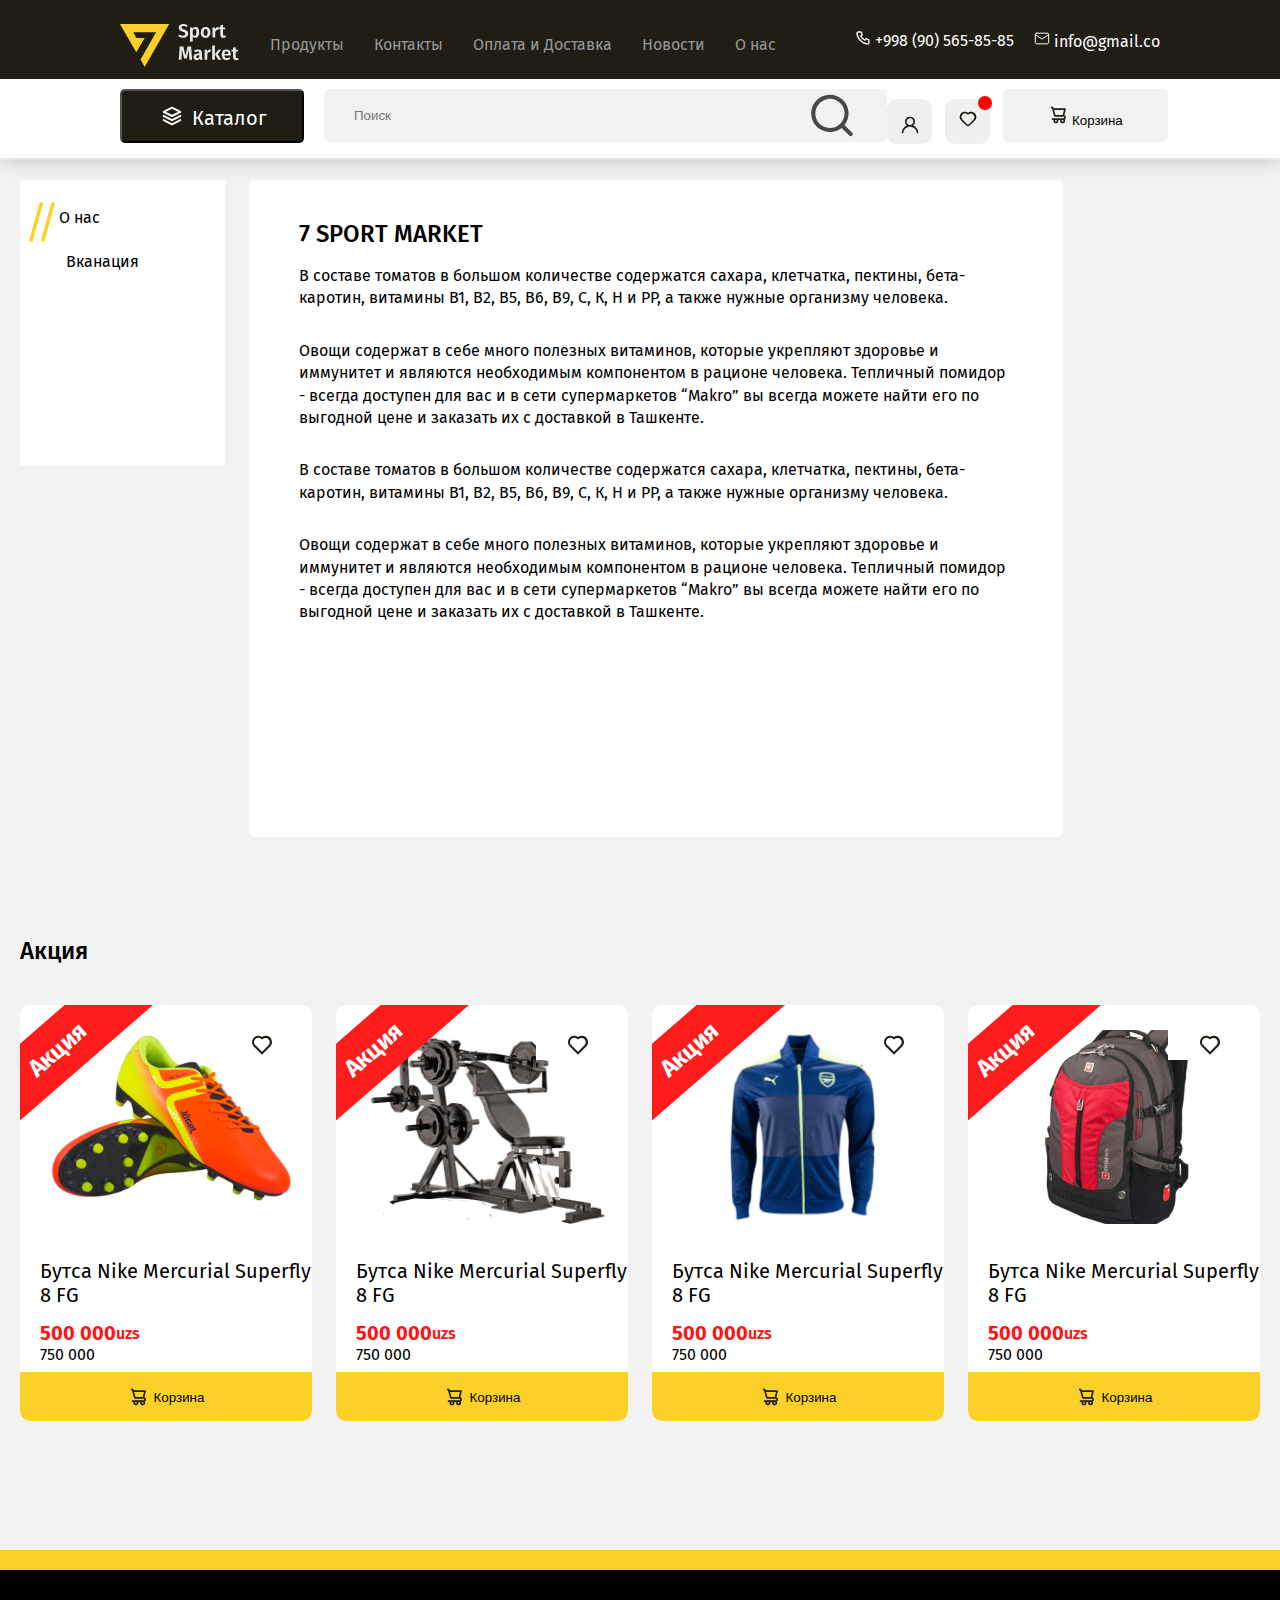
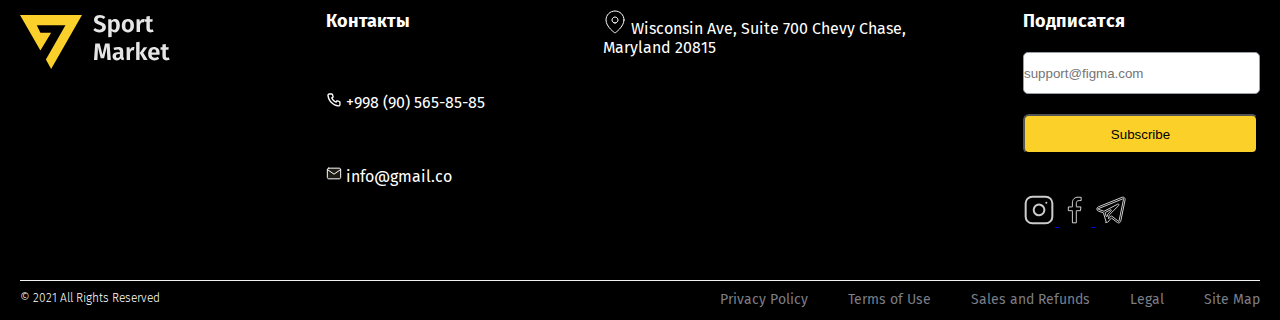
<file: page/о_нас.html>
<!DOCTYPE html>
<html lang="en">
  <head>
    <meta charset="UTF-8" />
    <meta name="viewport" content="width=device-width, initial-scale=1.0" />
    <link rel="stylesheet" href="/css/main.min.css" />
    <title>Document</title>
  </head>
  <body>
    <header class="header">
      <div class="header__div">
        <nav class="nav">
          <div class="header__div-3">
            <a class="header__logo" href="/index.html">
              <img src="/img/1.svg" alt="" />
            </a>
            <ul class="header__list">
              <li class="header__item">
                <a class="header__link" href="">Продукты</a>
              </li>

              <li class="header__item">
                <a class="header__link" href="">Контакты</a>
              </li>

              <li class="header__item">
                <a class="header__link" href="">Оплата и Доставка</a>
              </li>

              <li class="header__item">
                <a class="header__link" href="">Новости</a>
              </li>

              <li class="header__item">
                <a class="header__link" href="">О нас</a>
              </li>
            </ul>
          </div>
          <div class="header__div-4">
            <a class="header__tel" href="+998901241157">
              <img src="/img/2.svg" alt="" />
              +998 (90) 565-85-85
            </a>
            <a class="header__info" href="zanegetsugymer@gmail.com">
              <img src="/img/3.svg" alt="" />
              info@gmail.co
            </a>
          </div>

          <button class="header__burger">
            <img src="/log/menu-burger.png" alt="" />
          </button>
        </nav>
      </div>

      <div class="header__div-2">
        <nav class="nav-2">
          <div class="header__div-5">
            <button class="header__btn">
              <img src="/img/4.svg" alt="" />
              Каталог
            </button>

            <div class="header__imput">
              <input type="text" placeholder="Поиск" />
              <img src="/img/5.svg" alt="" />
            </div>
          </div>
          <div class="header__div-6">
            <button class="header__btn">
              <img src="/img/6.svg" alt="" />
            </button>

            <button class="header__btn">
              <img src="/img/7.svg" alt="" />
              <div class="div"></div>
            </button>

            <button class="header__btn-2">
              <img src="/img/8.svg" alt="" />
              Корзина
            </button>
          </div>
        </nav>
      </div>
    </header>

    <main>
      <section class="section-8">
        <div class="section-8__div">
          <div class="section-8__card">
            <div class="section-8__text-11">
              <img src="/img/48.svg" alt="">
              <p>О нас</p>
            </div>
            <p class="section-8__text-12">Вканация</p>
          </div>
          <div class="section-8__card-2">
            <p class="q">7 SPORT MARKET</p>
            <p>
              В составе томатов в большом количестве содержатся сахара,
              клетчатка, пектины, бета-каротин, витамины В1, В2, В5, В6, В9, С,
              К, Н и РР, а также нужные организму человека.
            </p>
            <p>
              Овощи содержат в себе много полезных витаминов, которые укрепляют
              здоровье и иммунитет и являются необходимым компонентом в рационе
              человека. Тепличный помидор - всегда доступен для вас и в сети
              супермаркетов “Makro” вы всегда можете найти его по выгодной цене
              и заказать их с доставкой в Ташкенте.
            </p>
            <p>
              В составе томатов в большом количестве содержатся сахара,
              клетчатка, пектины, бета-каротин, витамины В1, В2, В5, В6, В9, С,
              К, Н и РР, а также нужные организму человека.
            </p>
            <p>
              Овощи содержат в себе много полезных витаминов, которые укрепляют
              здоровье и иммунитет и являются необходимым компонентом в рационе
              человека. Тепличный помидор - всегда доступен для вас и в сети
              супермаркетов “Makro” вы всегда можете найти его по выгодной цене
              и заказать их с доставкой в Ташкенте.
            </p>
          </div>
        </div>

        <div class="section-7__div-3">
          <p class="section-7__text-12">Акция</p>
          <div class="section-3__info">
            <div class="section-3__card">
              <div class="section-3__img">
                <img src="/img/19.svg" alt="" />
                <button class="btn-3">
                  <img src="/img/20.svg" alt="" />
                </button>
                <button class="btn-4">Акция</button>
              </div>
              <div class="section-3__info">
                <p class="section-3__text-2">
                  Бутса Nike Mercurial Superfly 8 FG
                </p>
                <div class="text">
                  <p class="section-3__text-3">500 000</p>
                  <p class="section-3__text-4">uzs</p>
                </div>
                <p class="section-3__text-5">750 000</p>
                <button class="btn-5">
                  <img src="/img/21.svg" alt="" />
                  Корзина
                </button>
              </div>
            </div>

            <div class="section-3__card-2">
              <div class="section-3__img">
                <img src="/img/22.svg" alt="" />
                <button class="btn-3">
                  <img src="/img/20.svg" alt="" />
                </button>
                <button class="btn-4">Акция</button>
              </div>
              <div class="section-3__info">
                <p class="section-3__text-2">
                  Бутса Nike Mercurial Superfly 8 FG
                </p>
                <div class="text">
                  <p class="section-3__text-3">500 000</p>
                  <p class="section-3__text-4">uzs</p>
                </div>
                <p class="section-3__text-5">750 000</p>
                <button class="btn-5">
                  <img src="/img/21.svg" alt="" />
                  Корзина
                </button>
              </div>
            </div>

            <div class="section-3__card-3">
              <div class="section-3__img">
                <img src="/img/23.svg" alt="" />
                <button class="btn-3">
                  <img src="/img/20.svg" alt="" />
                </button>
                <button class="btn-4">Акция</button>
              </div>
              <div class="section-3__info">
                <p class="section-3__text-2">
                  Бутса Nike Mercurial Superfly 8 FG
                </p>
                <div class="text">
                  <p class="section-3__text-3">500 000</p>
                  <p class="section-3__text-4">uzs</p>
                </div>
                <p class="section-3__text-5">750 000</p>
                <button class="btn-5">
                  <img src="/img/21.svg" alt="" />
                  Корзина
                </button>
              </div>
            </div>

            <div class="section-3__card-4">
              <div class="section-3__img">
                <img src="/img/24.svg" alt="" />
                <button class="btn-3">
                  <img src="/img/20.svg" alt="" />
                </button>
                <button class="btn-4">Акция</button>
              </div>
              <div class="section-3__info">
                <p class="section-3__text-2">
                  Бутса Nike Mercurial Superfly 8 FG
                </p>
                <div class="text">
                  <p class="section-3__text-3">500 000</p>
                  <p class="section-3__text-4">uzs</p>
                </div>
                <p class="section-3__text-5">750 000</p>
                <button class="btn-5">
                  <img src="/img/21.svg" alt="" />
                  Корзина
                </button>
              </div>
            </div>
          </div>
        </div>
      </section>
    </main>

    <footer>
      <div class="div"></div>
      <div class="footer__div">
        <nav class="footer__nav">
          <div class="nav__div">
            <div class="footer_card">
              <a class="footer__logo" href="">
                <img src="/img/1.svg" alt="" />
              </a>
            </div>
            <div class="footer_card2">
              <p class="text">Контакты</p>

              <a class="header__tel" href="+998901241157">
                <img src="/img/2.svg" alt="" />
                +998 (90) 565-85-85
              </a>
              <a class="header__info" href="zanegetsugymer@gmail.com">
                <img src="/img/3.svg" alt="" />
                info@gmail.co
              </a>
            </div>
            <div class="footer_card3">
              <a href="#">
                <img src="/img/42.svg" alt="" />
                Wisconsin Ave, Suite 700 Chevy Chase, <br />
                Maryland 20815
              </a>
            </div>
            <div class="footer_card4">
              <p class="footer__text-1">Подписатся</p>
              <input type="text" placeholder="support@figma.com" />
              <button>Subscribe</button>
              <div class="footer__img">
                <a href="https://www.instagram.com/uchixa_itachi_202/">
                  <img src="/img/43.svg" alt="" />
                </a>
                <a
                  href="https://www.facebook.com/profile.php?id=100090044478518"
                >
                  <img src="/img/44.svg" alt="" />
                </a>
                <a href="https://t.me/Z20228">
                  <img src="/img/45.svg" alt="" />
                </a>
              </div>
            </div>
          </div>
          <div class="div-2"></div>
          <div class="naber">
            <p class="footer__text-4">© 2021 All Rights Reserved</p>
            <div class="footer__text-div">
              <a class="text-1" href="">Privacy Policy</a>
              <a class="text-1" href="">Terms of Use</a>
              <a class="text-1" href="">Sales and Refunds</a>
              <a class="text-1" href="">Legal</a>
              <a class="text-1" href="">Site Map</a>
            </div>
          </div>
        </nav>
      </div>
    </footer>
  </body>
</html>
</file>
<file: css/main.min.css>
@import"https://fonts.googleapis.com/css2?family=Fira+Sans:ital,wght@0,100;0,200;0,300;0,400;0,500;0,600;0,700;0,800;0,900;1,100;1,200;1,300;1,400;1,500;1,600;1,700;1,800;1,900&display=swap";*{margin:0;padding:0}@media(min-width: 0px){.header{z-index:123456789;position:fixed;top:0;right:0;left:0;box-shadow:0 0 20px rgba(0,0,0,.2588235294)}.header .header__div{width:100%;height:79px;background-color:#1f1d14}.header .header__div .nav{max-width:1300px;margin:0 auto;padding:10px 20px;display:flex;justify-content:space-between}.header .header__div .nav .header__div-3{display:flex}.header .header__div .nav .header__div-3 .header__logo img{width:150px}.header .header__div .nav .header__div-3 .header__list{display:none}.header .header__div .nav .header__div-4{display:none}.header .header__div .nav .header__burger{background-color:#1f1d14;border:none}.header .header__div-2{width:100%;height:79px;background-color:#fff}.header .header__div-2 .nav-2{max-width:1300px;margin:0 auto;padding:10px 20px;display:flex;justify-content:space-between}.header .header__div-2 .nav-2 .header__div-5 .header__btn{width:184px;display:flex;height:54px;padding:15px 40px 15px 40px;gap:10px;border-radius:5px;background-color:#1f1d14;color:#fff;font-family:Fira Sans;font-size:20px;font-weight:400;line-height:24px;text-align:left}.header .header__div-2 .nav-2 .header__div-5 .header__imput{display:none}.header .header__div-2 .nav-2 .header__div-6{display:none}}@media(min-width: 520px){.header .header__div .nav{padding:20px 30px}.header .header__div .nav .header__div-3{display:flex}.header .header__div .nav .header__div-3 .header__logo img{width:150px}.header .header__div .nav .header__div-3 .header__list{display:none}.header .header__div .nav .header__div-4{display:flex;gap:20px;margin-top:10px}.header .header__div .nav .header__div-4 .header__tel{font-family:Fira Sans;font-size:16px;font-weight:400;line-height:19.2px;text-decoration:none;color:#fff}.header .header__div .nav .header__div-4 .header__info{font-family:Fira Sans;font-size:16px;font-weight:400;line-height:19.2px;text-decoration:none;color:#fff}.header .header__div .nav .header__burger{display:none}.header .header__div-2{width:100%;height:79px;background-color:#fff}.header .header__div-2 .nav-2{max-width:1300px;margin:0 auto;padding:10px 30px;display:flex;justify-content:space-between}.header .header__div-2 .nav-2 .header__div-5{display:flex;gap:20px}.header .header__div-2 .nav-2 .header__div-5 .header__btn{width:184px;display:flex;height:54px;padding:15px 40px 15px 40px;gap:10px;border-radius:5px;background-color:#1f1d14;color:#fff;font-family:Fira Sans;font-size:20px;font-weight:400;line-height:24px;text-align:left}.header .header__div-2 .nav-2 .header__div-5 .header__imput{display:flex;justify-content:space-between;width:260px;height:53px;border-radius:5px;border:2 solid #f2f2f2;background-color:#f2f2f2}.header .header__div-2 .nav-2 .header__div-5 .header__imput input{border:none;background-color:#f2f2f2}.header .header__div-2 .nav-2 .header__div-6{display:none}}@media(min-width: 1200px){.header .header__div .nav{padding:20px 120px}.header .header__div .nav .header__div-3{display:flex}.header .header__div .nav .header__div-3 .header__logo img{width:150px}.header .header__div .nav .header__div-3 .header__list{display:flex;margin-top:10px;gap:30px}.header .header__div .nav .header__div-3 .header__list .header__item{list-style:none}.header .header__div .nav .header__div-3 .header__list .header__item .header__link{color:#979797;font-family:Fira Sans;font-size:16px;font-weight:400;line-height:19.2px;text-align:left;text-decoration:none;display:grid;padding:5px 0px;position:relative;transition:.4s}.header .header__div .nav .header__div-3 .header__list .header__item .header__link::after{content:"";position:absolute;bottom:o;left:o;width:0;height:3px;background:#fff;transition:.4s;margin-top:30px}.header .header__div .nav .header__div-3 .header__list .header__item .header__link:hover::after{width:100%}.header .header__div .nav .header__div-3 .header__list .header__item .header__link:hover{color:#fff;text-shadow:0 0 30px #fff}.header .header__div .nav .header__div-4{display:flex;gap:20px;margin-top:10px}.header .header__div .nav .header__div-4 .header__tel{font-family:Fira Sans;font-size:16px;font-weight:400;line-height:19.2px;text-decoration:none;color:#fff}.header .header__div .nav .header__div-4 .header__info{font-family:Fira Sans;font-size:16px;font-weight:400;line-height:19.2px;text-decoration:none;color:#fff}.header .header__div .nav .header__burger{display:none}.header .header__div-2 .nav-2{max-width:1300px;margin:0 auto;padding:10px 120px;display:flex;justify-content:space-between}.header .header__div-2 .nav-2 .header__div-5{display:flex;gap:20px}.header .header__div-2 .nav-2 .header__div-5 .header__btn{width:184px;display:flex;height:54px;padding:15px 40px 15px 40px;gap:10px;border-radius:5px;background-color:#1f1d14;color:#fff;font-family:Fira Sans;font-size:20px;font-weight:400;line-height:24px;text-align:left}.header .header__div-2 .nav-2 .header__div-5 .header__imput{display:flex;justify-content:space-between;width:503px;padding:0px 30px;height:53px;border-radius:5px;border:2 solid #f2f2f2;background-color:#f2f2f2}.header .header__div-2 .nav-2 .header__div-5 .header__imput input{border:none;background-color:#f2f2f2}.header .header__div-2 .nav-2 .header__div-6{display:flex;gap:13px}.header .header__div-2 .nav-2 .header__div-6 .header__btn{width:45px;height:45px;border:none;margin-top:10px;border-radius:10px}.header .header__div-2 .nav-2 .header__div-6 .header__btn img{margin-top:10px}.header .header__div-2 .nav-2 .header__div-6 .header__btn .div{position:relative;background-color:red;width:14px;height:14px;border-radius:50px;top:-36px;left:33px}.header .header__div-2 .nav-2 .header__div-6 .header__btn-2{width:165px;height:53px;padding:15px 30px 14px 30px;gap:5px;border-radius:5px;background-color:#f2f2f2;border:none}}@media(min-width: 0px){footer{background-color:#000;width:100%;height:700px}footer .div{width:100%;height:20px;background-color:#fbd029}footer .footer__div{max-width:1300px;margin:0 auto;padding:0px 20px}footer .footer__div .footer__nav .nav__div .footer_card{margin-top:40px}footer .footer__div .footer__nav .nav__div .footer_card2{margin-top:40px;display:grid}footer .footer__div .footer__nav .nav__div .footer_card2 .text{color:var(--Cold-Grey-white, #fff);font-family:Fira Sans;font-size:18px;font-style:normal;font-weight:700;line-height:normal;margin-bottom:16px}footer .footer__div .footer__nav .nav__div .footer_card2 .header__tel{color:var(--white, #fff);font-family:"Fira Sans";font-size:16px;font-style:normal;font-weight:400;line-height:normal;margin-bottom:10px;text-decoration:none}footer .footer__div .footer__nav .nav__div .footer_card2 .header__info{color:#fff;font-family:"Fira Sans";font-size:16px;font-style:normal;font-weight:400;line-height:normal;text-decoration:none}footer .footer__div .footer__nav .nav__div .footer_card3{margin-top:40px}footer .footer__div .footer__nav .nav__div .footer_card3 a{color:#fff;font-family:"Fira Sans";font-size:16px;font-style:normal;font-weight:400;line-height:normal;text-decoration:none}footer .footer__div .footer__nav .nav__div .footer_card4{margin-top:40px;display:grid}footer .footer__div .footer__nav .nav__div .footer_card4 .footer__text-1{color:#fff;font-family:Fira Sans;font-size:18px;font-style:normal;font-weight:700;line-height:normal;margin-bottom:20px}footer .footer__div .footer__nav .nav__div .footer_card4 input{width:235px;height:40px;border-radius:5px;border:1px solid var(--Cold-Grey-40, #9a9ea5);background:#fff;margin-bottom:20px}footer .footer__div .footer__nav .nav__div .footer_card4 button{display:flex;width:235px;height:40px;padding:5px 26px;justify-content:center;align-items:center;gap:10px;border-radius:6px;background-color:#fbd029;margin-bottom:40px}footer .footer__div .footer__nav .div-2{background:#f2f2f2;width:100%;height:1px;margin-top:50px}footer .footer__div .footer__nav .naber{display:flex;justify-content:space-between}footer .footer__div .footer__nav .naber .footer__text-4{color:var(--Cold-Grey-white, #fff);font-family:Fira Sans;font-size:12px;font-style:normal;font-weight:300;line-height:normal;margin-top:10px}footer .footer__div .footer__nav .naber .footer__text-div{display:none}}@media(min-width: 700px){footer{background-color:#000;width:100%;height:370px}footer .div{width:100%;height:20px;background-color:#fbd029}footer .footer__div{max-width:1300px;margin:0 auto;padding:0px 20px}footer .footer__div .footer__nav .nav__div{display:flex;justify-content:space-between}footer .footer__div .footer__nav .nav__div .footer_card{margin-top:40px}footer .footer__div .footer__nav .nav__div .footer_card2{margin-top:40px;display:grid}footer .footer__div .footer__nav .nav__div .footer_card2 .text{color:var(--Cold-Grey-white, #fff);font-family:Fira Sans;font-size:18px;font-style:normal;font-weight:700;line-height:normal;margin-bottom:16px}footer .footer__div .footer__nav .nav__div .footer_card2 .header__tel{color:var(--white, #fff);font-family:"Fira Sans";font-size:16px;font-style:normal;font-weight:400;line-height:normal;margin-bottom:10px;text-decoration:none}footer .footer__div .footer__nav .nav__div .footer_card2 .header__info{color:#fff;font-family:"Fira Sans";font-size:16px;font-style:normal;font-weight:400;line-height:normal;text-decoration:none}footer .footer__div .footer__nav .nav__div .footer_card3{margin-top:40px}footer .footer__div .footer__nav .nav__div .footer_card3 a{color:#fff;font-family:"Fira Sans";font-size:16px;font-style:normal;font-weight:400;line-height:normal;text-decoration:none}footer .footer__div .footer__nav .nav__div .footer_card4{margin-top:40px;display:grid}footer .footer__div .footer__nav .nav__div .footer_card4 .footer__text-1{color:#fff;font-family:Fira Sans;font-size:18px;font-style:normal;font-weight:700;line-height:normal;margin-bottom:20px}footer .footer__div .footer__nav .nav__div .footer_card4 input{width:235px;height:40px;border-radius:5px;border:1px solid var(--Cold-Grey-40, #9a9ea5);background:#fff;margin-bottom:20px}footer .footer__div .footer__nav .nav__div .footer_card4 button{display:flex;width:235px;height:40px;padding:5px 26px;justify-content:center;align-items:center;gap:10px;border-radius:6px;background-color:#fbd029;margin-bottom:40px}footer .footer__div .footer__nav .div-2{background:#f2f2f2;width:100%;height:1px;margin-top:50px}footer .footer__div .footer__nav .naber{display:flex;justify-content:space-between}footer .footer__div .footer__nav .naber .footer__text-4{color:var(--Cold-Grey-white, #fff);font-family:Fira Sans;font-size:12px;font-style:normal;font-weight:300;line-height:normal;margin-top:10px}footer .footer__div .footer__nav .naber .footer__text-div{display:flex;gap:40px;margin-top:10px}footer .footer__div .footer__nav .naber .footer__text-div .text-1{color:var(--Cold-Grey-50, #7b7e86);font-family:Fira Sans;font-size:14px;font-style:normal;font-weight:400;line-height:normal;text-decoration:none}}@media(min-width: 0px){.section{width:100%;height:508px;background-color:rgba(212,217,224,.466);margin-top:160px}.section .section__div{max-width:1300px;margin:0 auto;padding:20px;display:grid;justify-content:center}.section .section__div .section__card{width:270px;height:400px;background-color:#fff;border-radius:15px;padding:20px 10px 10px 10px}.section .section__div .section__card .section_cantent .section__text-1{color:var(--, #1f1d14);font-family:"Fira Sans";font-size:22px;font-style:normal;font-weight:800;line-height:37px}.section .section__div .section__card .section_cantent .section__btn{width:145px;height:40px;border-radius:10px;padding:15px 20px;align-items:center;border-radius:10px;border:2px solid #fbd029;background-color:#fff}.section .section__div .section__card .section__img{width:270px}.section .section__div .section__card-2{display:none}}@media(min-width: 700px){.section{width:100%;height:900px;background-color:rgba(212,217,224,.466);margin-top:160px}.section .section__div{max-width:1300px;margin:0 auto;padding:20px 50px}.section .section__div .section__card{width:630px;height:400px;background-color:#fff;border-radius:15px;padding:20px 10px 10px 10px;display:flex}.section .section__div .section__card .section_cantent .section__text-1{color:var(--, #1f1d14);font-family:"Fira Sans";font-size:32px;font-style:normal;font-weight:800;line-height:47px;margin:80px 0px 20px 30px}.section .section__div .section__card .section_cantent .section__btn{width:145px;height:40px;border-radius:10px;padding:15px 20px;align-items:center;border-radius:10px;border:2px solid #fbd029;background-color:#fff;margin-left:30px}.section .section__div .section__card .section__img{width:370px}.section .section__div .section__card-2{display:flex;margin-top:20px;justify-content:space-between}.section .section__div .section__card-2 .section__info{background-color:#fff;width:300px;height:400px;border-radius:10px;overflow:hidden}.section .section__div .section__card-2 .section__info .section_cantent .section__text-2{color:#000;font-family:"Fira Sans";font-size:16px;font-style:normal;font-weight:500;line-height:normal;margin:30px 0px 26px 20px}.section .section__div .section__card-2 .section__info .section_cantent .section__text-3{color:#8d8d8d;font-family:"Fira Sans";font-size:16px;font-style:normal;font-weight:500;line-height:normal;margin:0px 0px 3px 20px}.section .section__div .section__card-2 .section__info .section_cantent .text{display:flex}.section .section__div .section__card-2 .section__info .section_cantent .text .section__text-4{color:var(--RED, #ff1313);font-family:"Fira Sans";font-size:24px;font-style:normal;font-weight:700;line-height:normal;margin:0px 2px 40px 20px}.section .section__div .section__card-2 .section__info .section_cantent .text .section__text-5{color:#ff1313;font-family:"Fira Sans";font-size:12px;font-style:normal;font-weight:800;line-height:normal;margin-top:10px}.section .section__div .section__card-2 .section__info .section__img{margin-left:30px}.section .section__div .section__card-2 .section__info .section__img img{position:relative;z-index:2}.section .section__div .section__card-2 .section__info .section__img .div{width:165px;height:165px;background-color:#fbd029;border-radius:500px;position:relative;top:-190px;left:40px}.section .section__div .section__card-2 .section__info .section__img .btn{position:relative;top:-200px;left:100px;display:flex;width:234px;height:58px;padding:10px 64px;justify-content:center;align-items:center;gap:10px;flex-shrink:0;background:var(--RED, #ff1313);color:#fff;text-align:center;font-family:"Fira Sans";font-size:20px;font-style:normal;font-weight:700;line-height:normal;transform:rotate(-35deg);border:none}.section .section__div .section__card-2 .section__info-2{background-color:#fff;width:300px;height:400px;border-radius:10px;overflow:hidden}.section .section__div .section__card-2 .section__info-2 .section_cantent .section__text-2{color:#000;font-family:"Fira Sans";font-size:16px;font-style:normal;font-weight:500;line-height:normal;margin:30px 0px 26px 20px}.section .section__div .section__card-2 .section__info-2 .section_cantent .section__text-3{color:#8d8d8d;font-family:"Fira Sans";font-size:16px;font-style:normal;font-weight:500;line-height:normal;margin:0px 0px 3px 20px}.section .section__div .section__card-2 .section__info-2 .section_cantent .text{display:flex}.section .section__div .section__card-2 .section__info-2 .section_cantent .text .section__text-6{color:var(--RED, #000000);font-family:"Fira Sans";font-size:24px;font-style:normal;font-weight:700;line-height:normal;margin:0px 2px 40px 20px}.section .section__div .section__card-2 .section__info-2 .section_cantent .text .section__text-7{color:#000;font-family:"Fira Sans";font-size:12px;font-style:normal;font-weight:800;line-height:normal;margin-top:10px}.section .section__div .section__card-2 .section__info-2 .section__img{margin-left:30px}.section .section__div .section__card-2 .section__info-2 .section__img img{position:relative;z-index:2}.section .section__div .section__card-2 .section__info-2 .section__img .div{width:165px;height:165px;background-color:#fbd029;border-radius:500px;position:relative;top:-190px;left:40px}.section .section__div .section__card-2 .section__info-2 .section__img .btn{position:relative;top:-200px;left:100px;display:flex;width:234px;height:58px;padding:10px 64px;justify-content:center;align-items:center;gap:10px;flex-shrink:0;background:#917bff;color:#fff;text-align:center;font-family:"Fira Sans";font-size:20px;font-style:normal;font-weight:700;line-height:normal;transform:rotate(-35deg);border:none}}@media(min-width: 1200px){.section{width:100%;height:650px;background-color:rgba(212,217,224,.466);margin-top:160px}.section .section__div{max-width:1300px;margin:0 auto;padding:20px 50px;display:flex}.section .section__div .section__card{margin-top:50px;width:819px;height:488px;background-color:#fff;border-radius:15px;padding:20px 10px 10px 10px;display:flex}.section .section__div .section__card .section_cantent .section__text-1{color:var(--, #1f1d14);font-family:"Fira Sans";font-size:32px;font-style:normal;font-weight:800;line-height:47px;margin:80px 0px 20px 30px}.section .section__div .section__card .section_cantent .section__btn{width:145px;height:40px;border-radius:10px;padding:15px 20px;align-items:center;border-radius:10px;border:2px solid #fbd029;background-color:#fff;margin-left:30px}.section .section__div .section__card .section__img{width:370px}.section .section__div .section__card-2{display:grid;margin-top:50px;margin-left:30px;justify-content:space-between}.section .section__div .section__card-2 .section__info{background-color:#fff;width:397px;height:237px;border-radius:10px;overflow:hidden;display:flex}.section .section__div .section__card-2 .section__info .section_cantent .section__text-2{color:#000;font-family:"Fira Sans";font-size:16px;font-style:normal;font-weight:500;line-height:normal;margin:50px 0px 26px 20px}.section .section__div .section__card-2 .section__info .section_cantent .section__text-3{color:#8d8d8d;font-family:"Fira Sans";font-size:16px;font-style:normal;font-weight:500;line-height:normal;margin:0px 0px 3px 20px}.section .section__div .section__card-2 .section__info .section_cantent .text{display:flex}.section .section__div .section__card-2 .section__info .section_cantent .text .section__text-4{color:var(--RED, #ff1313);font-family:"Fira Sans";font-size:24px;font-style:normal;font-weight:700;line-height:normal;margin:0px 2px 40px 20px}.section .section__div .section__card-2 .section__info .section_cantent .text .section__text-5{color:#ff1313;font-family:"Fira Sans";font-size:12px;font-style:normal;font-weight:800;line-height:normal;margin-top:10px}.section .section__div .section__card-2 .section__info .section__img{margin-left:0px}.section .section__div .section__card-2 .section__info .section__img img{position:relative;z-index:2;top:40px}.section .section__div .section__card-2 .section__info .section__img .div{width:165px;height:165px;background-color:#fbd029;border-radius:500px;position:relative;top:-150px;left:40px}.section .section__div .section__card-2 .section__info .section__img .btn{position:relative;top:-190px;left:80px;z-index:5;display:flex;width:234px;height:58px;padding:10px 64px;justify-content:center;align-items:center;gap:10px;flex-shrink:0;background:var(--RED, #ff1313);color:#fff;text-align:center;font-family:"Fira Sans";font-size:20px;font-style:normal;font-weight:700;line-height:normal;transform:rotate(-35deg);border:none}.section .section__div .section__card-2 .section__info-2{background-color:#fff;width:397px;height:237px;margin-top:40px;border-radius:10px;overflow:hidden;display:flex}.section .section__div .section__card-2 .section__info-2 .section_cantent .section__text-2{color:#000;font-family:"Fira Sans";font-size:16px;font-style:normal;font-weight:500;line-height:normal;margin:30px 0px 26px 20px}.section .section__div .section__card-2 .section__info-2 .section_cantent .section__text-3{color:#8d8d8d;font-family:"Fira Sans";font-size:16px;font-style:normal;font-weight:500;line-height:normal;margin:0px 0px 3px 20px}.section .section__div .section__card-2 .section__info-2 .section_cantent .text{display:flex}.section .section__div .section__card-2 .section__info-2 .section_cantent .text .section__text-6{color:var(--RED, #000000);font-family:"Fira Sans";font-size:24px;font-style:normal;font-weight:700;line-height:normal;margin:0px 2px 40px 20px}.section .section__div .section__card-2 .section__info-2 .section_cantent .text .section__text-7{color:#000;font-family:"Fira Sans";font-size:12px;font-style:normal;font-weight:800;line-height:normal;margin-top:10px}.section .section__div .section__card-2 .section__info-2 .section__img img{position:relative;z-index:2;top:40px}.section .section__div .section__card-2 .section__info-2 .section__img .div{width:165px;height:165px;background-color:#fbd029;border-radius:500px;position:relative;top:-150px;left:40px}.section .section__div .section__card-2 .section__info-2 .section__img .btn{position:relative;top:-190px;left:80px;display:flex;width:234px;height:58px;padding:10px 64px;justify-content:center;align-items:center;gap:10px;flex-shrink:0;background:#917bff;color:#fff;text-align:center;font-family:"Fira Sans";font-size:20px;font-style:normal;font-weight:700;line-height:normal;transform:rotate(-35deg);border:none}}@media(min-width: 0px){.section-2{width:100%;height:415px;background-color:#fff}.section-2 .section-2__div{max-width:1300px;margin:0 auto;padding:30px 20px}.section-2 .section-2__div .section-2__text-1{color:var(--, #1f1d14);font-family:"Fira Sans";font-size:32px;font-style:normal;font-weight:500;line-height:normal;margin-bottom:31px}.section-2 .section-2__div .section-2__cantent{display:flex;justify-content:space-between}.section-2 .section-2__div .section-2__cantent .section-2__card{width:157px;height:247px;background-color:#d3e5f2;padding:25px 20px;border-radius:10px}.section-2 .section-2__div .section-2__cantent .section-2__card .section-2__text-2{color:#000;font-family:"Fira Sans";font-size:20px;font-style:normal;font-weight:400;line-height:normal;margin-bottom:60px}.section-2 .section-2__div .section-2__cantent .section-2__card2{width:157px;height:247px;background-color:#e2c6be;padding:25px 20px;border-radius:10px}.section-2 .section-2__div .section-2__cantent .section-2__card2 .section-2__text-2{color:#000;font-family:"Fira Sans";font-size:20px;font-style:normal;font-weight:400;line-height:normal;margin-bottom:60px}.section-2 .section-2__div .section-2__cantent .section-2__card3{display:none}.section-2 .section-2__div .section-2__cantent .section-2__card4{display:none}.section-2 .section-2__div .section-2__cantent .section-2__card5{display:none}.section-2 .section-2__div .section-2__cantent .section-2__card6{display:none}}@media(min-width: 760px){.section-2{width:100%;height:415px;background-color:#fff}.section-2 .section-2__div{max-width:1300px;margin:0 auto;padding:30px 20px}.section-2 .section-2__div .section-2__text-1{color:var(--, #1f1d14);font-family:"Fira Sans";font-size:32px;font-style:normal;font-weight:500;line-height:normal;margin-bottom:31px}.section-2 .section-2__div .section-2__cantent{display:flex;justify-content:space-between}.section-2 .section-2__div .section-2__cantent .section-2__card{width:157px;height:247px;background-color:#d3e5f2;padding:25px 20px;border-radius:10px}.section-2 .section-2__div .section-2__cantent .section-2__card .section-2__text-2{color:#000;font-family:"Fira Sans";font-size:20px;font-style:normal;font-weight:400;line-height:normal;margin-bottom:60px}.section-2 .section-2__div .section-2__cantent .section-2__card2{width:157px;height:247px;background-color:#e2c6be;padding:25px 20px;border-radius:10px}.section-2 .section-2__div .section-2__cantent .section-2__card2 .section-2__text-2{color:#000;font-family:"Fira Sans";font-size:20px;font-style:normal;font-weight:400;line-height:normal;margin-bottom:60px}.section-2 .section-2__div .section-2__cantent .section-2__card3{display:grid;width:157px;height:247px;background-color:#dadbe0;padding:25px 20px;border-radius:10px}.section-2 .section-2__div .section-2__cantent .section-2__card3 .section-2__text-2{color:#000;font-family:"Fira Sans";font-size:20px;font-style:normal;font-weight:400;line-height:normal;margin-bottom:60px}.section-2 .section-2__div .section-2__cantent .section-2__card4{display:none}.section-2 .section-2__div .section-2__cantent .section-2__card5{display:none}.section-2 .section-2__div .section-2__cantent .section-2__card6{display:none}}@media(min-width: 1200px){.section-2{width:100%;height:415px;background-color:#fff}.section-2 .section-2__div{max-width:1300px;margin:0 auto;padding:30px 20px}.section-2 .section-2__div .section-2__text-1{color:var(--, #1f1d14);font-family:"Fira Sans";font-size:32px;font-style:normal;font-weight:500;line-height:normal;margin-bottom:31px}.section-2 .section-2__div .section-2__cantent{display:flex;justify-content:space-between}.section-2 .section-2__div .section-2__cantent .section-2__card{width:157px;height:247px;background-color:#d3e5f2;padding:25px 20px;border-radius:10px}.section-2 .section-2__div .section-2__cantent .section-2__card .section-2__text-2{color:#000;font-family:"Fira Sans";font-size:20px;font-style:normal;font-weight:400;line-height:normal;margin-bottom:60px}.section-2 .section-2__div .section-2__cantent .section-2__card2{width:157px;height:247px;background-color:#e2c6be;padding:25px 20px;border-radius:10px}.section-2 .section-2__div .section-2__cantent .section-2__card2 .section-2__text-2{color:#000;font-family:"Fira Sans";font-size:20px;font-style:normal;font-weight:400;line-height:normal;margin-bottom:60px}.section-2 .section-2__div .section-2__cantent .section-2__card3{display:grid;width:157px;height:247px;background-color:#dadbe0;padding:25px 20px;border-radius:10px}.section-2 .section-2__div .section-2__cantent .section-2__card3 .section-2__text-2{color:#000;font-family:"Fira Sans";font-size:20px;font-style:normal;font-weight:400;line-height:normal;margin-bottom:60px}.section-2 .section-2__div .section-2__cantent .section-2__card4{display:grid;width:157px;height:247px;background-color:#e2eec0;padding:25px 20px;border-radius:10px}.section-2 .section-2__div .section-2__cantent .section-2__card4 .section-2__text-2{color:#000;font-family:"Fira Sans";font-size:20px;font-style:normal;font-weight:400;line-height:normal;margin-bottom:60px}.section-2 .section-2__div .section-2__cantent .section-2__card5{display:grid;width:157px;height:247px;background-color:#c2bce8;padding:25px 20px;border-radius:10px}.section-2 .section-2__div .section-2__cantent .section-2__card5 .section-2__text-2{color:#000;font-family:"Fira Sans";font-size:20px;font-style:normal;font-weight:400;line-height:normal;margin-bottom:60px}.section-2 .section-2__div .section-2__cantent .section-2__card6{display:grid;width:157px;height:247px;background-color:#aba520;padding:25px 20px;border-radius:10px}.section-2 .section-2__div .section-2__cantent .section-2__card6 .section-2__text-2{color:#000;font-family:"Fira Sans";font-size:20px;font-style:normal;font-weight:400;line-height:normal;margin-bottom:60px}}@media(min-width: 0px){.section-3{width:100%;height:2308px;background-color:rgba(212,217,224,.466)}.section-3 .section-3__div{max-width:1300px;margin:0 auto;padding:20px}.section-3 .section-3__div .section-3__cantent{margin-top:40px}.section-3 .section-3__div .section-3__cantent .section-3__div-text{display:flex;justify-content:space-between}.section-3 .section-3__div .section-3__cantent .section-3__div-text .section-3__text-1{color:var(--, #1f1d14);font-family:"Fira Sans";font-size:32px;font-style:normal;font-weight:500;line-height:normal}.section-3 .section-3__div .section-3__cantent .section-3__div-text .section-3__div-btn .btn-1{border-radius:500px;border:none;background-color:#fff;width:34px;height:34px}.section-3 .section-3__div .section-3__cantent .section-3__div-text .section-3__div-btn .btn-2{border-radius:500px;border:none;background-color:#fff;width:34px;height:34px}.section-3 .section-3__div .section-3__cantent .section-3__info{margin-top:40px;display:flex;justify-content:space-between}.section-3 .section-3__div .section-3__cantent .section-3__info .section-3__card{width:292px;height:416px;background-color:#fff;border-radius:10px;overflow:hidden}.section-3 .section-3__div .section-3__cantent .section-3__info .section-3__card .section-3__img img{margin:25px 0px 0px 30px}.section-3 .section-3__div .section-3__cantent .section-3__info .section-3__card .section-3__img .btn-3{border:none;background-color:#fff;position:relative;top:-220px;z-index:3;left:200px}.section-3 .section-3__div .section-3__cantent .section-3__info .section-3__card .section-3__img .btn-4{width:434px;height:58px;transform:rotate(-41deg);padding:10px 64px;justify-content:center;align-items:center;gap:10px;flex-shrink:0;position:relative;background:#ff1c1c;border:none;top:-260px;left:-180px;color:#fff;text-align:center;font-family:"Fira Sans";font-size:24px;font-style:normal;font-weight:700;line-height:normal}.section-3 .section-3__div .section-3__cantent .section-3__info .section-3__card .section-3__info{margin:-80px 0px 0px 0px;display:grid}.section-3 .section-3__div .section-3__cantent .section-3__info .section-3__card .section-3__info .section-3__text-2{color:#000;font-family:"Fira Sans";font-size:20px;font-style:normal;font-weight:400;line-height:normal;margin-bottom:14px;margin-left:20px}.section-3 .section-3__div .section-3__cantent .section-3__info .section-3__card .section-3__info .text{display:flex;margin-left:20px}.section-3 .section-3__div .section-3__cantent .section-3__info .section-3__card .section-3__info .text .section-3__text-3{color:#ff1313;font-family:"Fira Sans";font-size:20px;font-style:normal;font-weight:700;line-height:normal}.section-3 .section-3__div .section-3__cantent .section-3__info .section-3__card .section-3__info .text .section-3__text-4{color:#ff1313;font-family:"Fira Sans";font-size:16px;font-style:normal;font-weight:600;margin-top:3px;line-height:normal}.section-3 .section-3__div .section-3__cantent .section-3__info .section-3__card .section-3__info .section-3__text-5{color:var(--, #696965);font-family:"Fira Sans";font-size:16px;font-style:normal;font-weight:400;line-height:normal;margin:0px 0px 8px 20px}.section-3 .section-3__div .section-3__cantent .section-3__info .section-3__card .section-3__info .btn-5{display:flex;width:292px;padding:15px 91px;justify-content:center;align-items:center;gap:6px;border-radius:0px 0px 5px 5px;background:#fbd029;border:none;margin-bottom:-30px}.section-3 .section-3__div .section-3__cantent .section-3__info .section-3__card-2{display:none}.section-3 .section-3__div .section-3__cantent .section-3__info .section-3__card-3{display:none}.section-3 .section-3__div .section-3__cantent .section-3__info .section-3__card-4{display:none}.section-3 .section-3__div .section-3__cantent-2{margin-top:60px}.section-3 .section-3__div .section-3__cantent-2 .section-3__div-text{display:flex;justify-content:space-between}.section-3 .section-3__div .section-3__cantent-2 .section-3__div-text .section-3__text-1{color:var(--, #1f1d14);font-family:"Fira Sans";font-size:32px;font-style:normal;font-weight:500;line-height:normal}.section-3 .section-3__div .section-3__cantent-2 .section-3__div-text .section-3__div-btn .btn-1{border-radius:500px;border:none;background-color:#fff;width:34px;height:34px}.section-3 .section-3__div .section-3__cantent-2 .section-3__div-text .section-3__div-btn .btn-2{border-radius:500px;border:none;background-color:#fff;width:34px;height:34px}.section-3 .section-3__div .section-3__cantent-2 .section-3__info{margin-top:40px;display:flex;justify-content:space-between}.section-3 .section-3__div .section-3__cantent-2 .section-3__info .section-3__card{width:292px;height:416px;background-color:#fff;border-radius:10px;overflow:hidden}.section-3 .section-3__div .section-3__cantent-2 .section-3__info .section-3__card .section-3__img img{margin:25px 0px 0px 30px}.section-3 .section-3__div .section-3__cantent-2 .section-3__info .section-3__card .section-3__img .btn-3{border:none;background-color:#fff;position:relative;top:-220px;z-index:3;left:200px}.section-3 .section-3__div .section-3__cantent-2 .section-3__info .section-3__card .section-3__img .btn-4{width:434px;height:58px;transform:rotate(-41deg);padding:10px 64px;justify-content:center;align-items:center;gap:10px;flex-shrink:0;position:relative;background:#917bff;border:none;top:-260px;left:-180px;color:#fff;text-align:center;font-family:"Fira Sans";font-size:24px;font-style:normal;font-weight:700;line-height:normal}.section-3 .section-3__div .section-3__cantent-2 .section-3__info .section-3__card .section-3__info{margin:-80px 0px 0px 0px;display:grid}.section-3 .section-3__div .section-3__cantent-2 .section-3__info .section-3__card .section-3__info .section-3__text-2{color:#000;font-family:"Fira Sans";font-size:20px;font-style:normal;font-weight:400;line-height:normal;margin-bottom:14px;margin-left:20px}.section-3 .section-3__div .section-3__cantent-2 .section-3__info .section-3__card .section-3__info .text{display:flex;margin-left:20px;margin-bottom:25px}.section-3 .section-3__div .section-3__cantent-2 .section-3__info .section-3__card .section-3__info .text .section-3__text-3{color:#000;font-family:"Fira Sans";font-size:20px;font-style:normal;font-weight:700;line-height:normal}.section-3 .section-3__div .section-3__cantent-2 .section-3__info .section-3__card .section-3__info .text .section-3__text-4{color:#000;font-family:"Fira Sans";font-size:16px;font-style:normal;font-weight:600;margin-top:3px;line-height:normal}.section-3 .section-3__div .section-3__cantent-2 .section-3__info .section-3__card .section-3__info .section-3__text-5{color:var(--, #696965);font-family:"Fira Sans";font-size:16px;font-style:normal;font-weight:400;line-height:normal;margin:0px 0px 8px 20px}.section-3 .section-3__div .section-3__cantent-2 .section-3__info .section-3__card .section-3__info .btn-5{display:flex;width:292px;padding:15px 91px;justify-content:center;align-items:center;gap:6px;border-radius:0px 0px 5px 5px;background:#fbd029;border:none;margin-bottom:-30px}.section-3 .section-3__div .section-3__cantent-2 .section-3__info .section-3__card-2{display:none}.section-3 .section-3__div .section-3__cantent-2 .section-3__info .section-3__card-3{display:none}.section-3 .section-3__div .section-3__cantent-2 .section-3__info .section-3__card-4{display:none}.section-3 .section-3__div .section-3__cantent{margin-top:60px}.section-3 .section-3__div .section-3__cantent .section-3__div-text{display:flex;justify-content:space-between}.section-3 .section-3__div .section-3__cantent .section-3__div-text .section-3__text-1{color:var(--, #1f1d14);font-family:"Fira Sans";font-size:32px;font-style:normal;font-weight:500;line-height:normal}.section-3 .section-3__div .section-3__cantent .section-3__div-text .section-3__div-btn .btn-1{border-radius:500px;border:none;background-color:#fff;width:34px;height:34px}.section-3 .section-3__div .section-3__cantent .section-3__div-text .section-3__div-btn .btn-2{border-radius:500px;border:none;background-color:#fff;width:34px;height:34px}.section-3 .section-3__div .section-3__cantent .section-3__info{margin-top:40px;display:flex;justify-content:space-between}.section-3 .section-3__div .section-3__cantent .section-3__info .section-3__card{width:292px;height:416px;background-color:#fff;border-radius:10px;overflow:hidden}.section-3 .section-3__div .section-3__cantent .section-3__info .section-3__card .section-3__img img{margin:25px 0px 0px 30px}.section-3 .section-3__div .section-3__cantent .section-3__info .section-3__card .section-3__img .btn-3{border:none;background-color:#fff;position:relative;top:-220px;z-index:3;left:200px}.section-3 .section-3__div .section-3__cantent .section-3__info .section-3__card .section-3__img .btn-4{width:434px;height:58px;transform:rotate(-41deg);padding:10px 64px;justify-content:center;align-items:center;gap:10px;flex-shrink:0;position:relative;background:#917bff;border:none;top:-260px;left:-180px;color:#fff;text-align:center;font-family:"Fira Sans";font-size:24px;font-style:normal;font-weight:700;line-height:normal}.section-3 .section-3__div .section-3__cantent .section-3__info .section-3__card .section-3__info{margin:-80px 0px 0px 0px;display:grid}.section-3 .section-3__div .section-3__cantent .section-3__info .section-3__card .section-3__info .section-3__text-2{color:#000;font-family:"Fira Sans";font-size:20px;font-style:normal;font-weight:400;line-height:normal;margin-bottom:14px;margin-left:20px}.section-3 .section-3__div .section-3__cantent .section-3__info .section-3__card .section-3__info .text{display:flex;margin-left:20px;margin-bottom:65px;margin-top:24px}.section-3 .section-3__div .section-3__cantent .section-3__info .section-3__card .section-3__info .text .section-3__text-3{color:#000;font-family:"Fira Sans";font-size:20px;font-style:normal;font-weight:700;line-height:normal}.section-3 .section-3__div .section-3__cantent .section-3__info .section-3__card .section-3__info .text .section-3__text-4{color:#000;font-family:"Fira Sans";font-size:16px;font-style:normal;font-weight:600;margin-top:3px;line-height:normal}.section-3 .section-3__div .section-3__cantent .section-3__info .section-3__card .section-3__info .btn-5{display:flex;width:292px;padding:15px 91px;justify-content:center;align-items:center;gap:6px;border-radius:0px 0px 5px 5px;background:#fbd029;border:none;margin-bottom:-30px}.section-3 .section-3__div .section-3__cantent .section-3__info .section-3__card-2{display:none}.section-3 .section-3__div .section-3__cantent .section-3__info .section-3__card-3{display:none}.section-3 .section-3__div .section-3__cantent .section-3__info .section-3__card-4{display:none}}@media(min-width: 635px){.section-3 .section-3__div .section-3__cantent .section-3__info .section-3__card-2{display:block;width:292px;height:416px;background-color:#fff;border-radius:10px;overflow:hidden}.section-3 .section-3__div .section-3__cantent .section-3__info .section-3__card-2 .section-3__img img{margin:25px 0px 0px 30px}.section-3 .section-3__div .section-3__cantent .section-3__info .section-3__card-2 .section-3__img .btn-3{border:none;background-color:#fff;position:relative;top:-220px;z-index:3;left:200px}.section-3 .section-3__div .section-3__cantent .section-3__info .section-3__card-2 .section-3__img .btn-4{width:434px;height:58px;transform:rotate(-41deg);padding:10px 64px;justify-content:center;align-items:center;gap:10px;flex-shrink:0;position:relative;background:#ff1c1c;border:none;top:-260px;left:-180px;color:#fff;text-align:center;font-family:"Fira Sans";font-size:24px;font-style:normal;font-weight:700;line-height:normal}.section-3 .section-3__div .section-3__cantent .section-3__info .section-3__card-2 .section-3__info{margin:-80px 0px 0px 0px;display:grid}.section-3 .section-3__div .section-3__cantent .section-3__info .section-3__card-2 .section-3__info .section-3__text-2{color:#000;font-family:"Fira Sans";font-size:20px;font-style:normal;font-weight:400;line-height:normal;margin-bottom:14px;margin-left:20px}.section-3 .section-3__div .section-3__cantent .section-3__info .section-3__card-2 .section-3__info .text{display:flex;margin-left:20px}.section-3 .section-3__div .section-3__cantent .section-3__info .section-3__card-2 .section-3__info .text .section-3__text-3{color:#ff1313;font-family:"Fira Sans";font-size:20px;font-style:normal;font-weight:700;line-height:normal}.section-3 .section-3__div .section-3__cantent .section-3__info .section-3__card-2 .section-3__info .text .section-3__text-4{color:#ff1313;font-family:"Fira Sans";font-size:16px;font-style:normal;font-weight:600;margin-top:3px;line-height:normal}.section-3 .section-3__div .section-3__cantent .section-3__info .section-3__card-2 .section-3__info .section-3__text-5{color:var(--, #696965);font-family:"Fira Sans";font-size:16px;font-style:normal;font-weight:400;line-height:normal;margin:0px 0px 8px 20px}.section-3 .section-3__div .section-3__cantent .section-3__info .section-3__card-2 .section-3__info .btn-5{display:flex;width:292px;padding:15px 91px;justify-content:center;align-items:center;gap:6px;border-radius:0px 0px 5px 5px;background:#fbd029;border:none;margin-bottom:-30px}.section-3 .section-3__div .section-3__cantent .section-3__info .section-3__card-3{display:none}.section-3 .section-3__div .section-3__cantent .section-3__info .section-3__card-4{display:none}.section-3 .section-3__div .section-3__cantent-2 .section-3__info .section-3__card-2{display:block;width:292px;height:416px;background-color:#fff;border-radius:10px;overflow:hidden}.section-3 .section-3__div .section-3__cantent-2 .section-3__info .section-3__card-2 .section-3__img img{margin:25px 0px 0px 30px}.section-3 .section-3__div .section-3__cantent-2 .section-3__info .section-3__card-2 .section-3__img .btn-3{border:none;background-color:#fff;position:relative;top:-220px;z-index:3;left:200px}.section-3 .section-3__div .section-3__cantent-2 .section-3__info .section-3__card-2 .section-3__img .btn-4{width:434px;height:58px;transform:rotate(-41deg);padding:10px 64px;justify-content:center;align-items:center;gap:10px;flex-shrink:0;position:relative;background:#917bff;border:none;top:-260px;left:-180px;color:#fff;text-align:center;font-family:"Fira Sans";font-size:24px;font-style:normal;font-weight:700;line-height:normal}.section-3 .section-3__div .section-3__cantent-2 .section-3__info .section-3__card-2 .section-3__info{margin:-80px 0px 0px 0px;display:grid}.section-3 .section-3__div .section-3__cantent-2 .section-3__info .section-3__card-2 .section-3__info .section-3__text-2{color:#000;font-family:"Fira Sans";font-size:20px;font-style:normal;font-weight:400;line-height:normal;margin-bottom:14px;margin-left:20px}.section-3 .section-3__div .section-3__cantent-2 .section-3__info .section-3__card-2 .section-3__info .text{display:flex;margin-left:20px;margin-bottom:25px}.section-3 .section-3__div .section-3__cantent-2 .section-3__info .section-3__card-2 .section-3__info .text .section-3__text-3{color:#000;font-family:"Fira Sans";font-size:20px;font-style:normal;font-weight:700;line-height:normal}.section-3 .section-3__div .section-3__cantent-2 .section-3__info .section-3__card-2 .section-3__info .text .section-3__text-4{color:#000;font-family:"Fira Sans";font-size:16px;font-style:normal;font-weight:600;margin-top:3px;line-height:normal}.section-3 .section-3__div .section-3__cantent-2 .section-3__info .section-3__card-2 .section-3__info .section-3__text-5{color:var(--, #696965);font-family:"Fira Sans";font-size:16px;font-style:normal;font-weight:400;line-height:normal;margin:0px 0px 8px 20px}.section-3 .section-3__div .section-3__cantent-2 .section-3__info .section-3__card-2 .section-3__info .btn-5{display:flex;width:292px;padding:15px 91px;justify-content:center;align-items:center;gap:6px;border-radius:0px 0px 5px 5px;background:#fbd029;border:none;margin-bottom:-30px}.section-3 .section-3__div .section-3__cantent-2 .section-3__info .section-3__card-3{display:none}.section-3 .section-3__div .section-3__cantent-2 .section-3__info .section-3__card-4{display:none}.section-3 .section-3__div .section-3__cantent{margin-top:60px}.section-3 .section-3__div .section-3__cantent .section-3__div-text{display:flex;justify-content:space-between}.section-3 .section-3__div .section-3__cantent .section-3__div-text .section-3__text-1{color:var(--, #1f1d14);font-family:"Fira Sans";font-size:32px;font-style:normal;font-weight:500;line-height:normal}.section-3 .section-3__div .section-3__cantent .section-3__div-text .section-3__div-btn .btn-1{border-radius:500px;border:none;background-color:#fff;width:34px;height:34px}.section-3 .section-3__div .section-3__cantent .section-3__div-text .section-3__div-btn .btn-2{border-radius:500px;border:none;background-color:#fff;width:34px;height:34px}.section-3 .section-3__div .section-3__cantent .section-3__info{margin-top:40px;display:flex;justify-content:space-between}.section-3 .section-3__div .section-3__cantent .section-3__info .section-3__card-2{display:block;width:292px;height:416px;background-color:#fff;border-radius:10px;overflow:hidden}.section-3 .section-3__div .section-3__cantent .section-3__info .section-3__card-2 .section-3__img img{margin:25px 0px 0px 30px}.section-3 .section-3__div .section-3__cantent .section-3__info .section-3__card-2 .section-3__img .btn-3{border:none;background-color:#fff;position:relative;top:-220px;z-index:3;left:200px}.section-3 .section-3__div .section-3__cantent .section-3__info .section-3__card-2 .section-3__img .btn-4{width:434px;height:58px;transform:rotate(-41deg);padding:10px 64px;justify-content:center;align-items:center;gap:10px;flex-shrink:0;position:relative;background:#917bff;border:none;top:-260px;left:-180px;color:#fff;text-align:center;font-family:"Fira Sans";font-size:24px;font-style:normal;font-weight:700;line-height:normal}.section-3 .section-3__div .section-3__cantent .section-3__info .section-3__card-2 .section-3__info{margin:-80px 0px 0px 0px;display:grid}.section-3 .section-3__div .section-3__cantent .section-3__info .section-3__card-2 .section-3__info .section-3__text-2{color:#000;font-family:"Fira Sans";font-size:20px;font-style:normal;font-weight:400;line-height:normal;margin-bottom:14px;margin-left:20px}.section-3 .section-3__div .section-3__cantent .section-3__info .section-3__card-2 .section-3__info .text{display:flex;margin-left:20px;margin-bottom:65px;margin-top:24px}.section-3 .section-3__div .section-3__cantent .section-3__info .section-3__card-2 .section-3__info .text .section-3__text-3{color:#000;font-family:"Fira Sans";font-size:20px;font-style:normal;font-weight:700;line-height:normal}.section-3 .section-3__div .section-3__cantent .section-3__info .section-3__card-2 .section-3__info .text .section-3__text-4{color:#000;font-family:"Fira Sans";font-size:16px;font-style:normal;font-weight:600;margin-top:3px;line-height:normal}.section-3 .section-3__div .section-3__cantent .section-3__info .section-3__card-2 .section-3__info .btn-5{display:flex;width:292px;padding:15px 91px;justify-content:center;align-items:center;gap:6px;border-radius:0px 0px 5px 5px;background:#fbd029;border:none;margin-bottom:-30px}.section-3 .section-3__div .section-3__cantent .section-3__info .section-3__card-3{display:none}.section-3 .section-3__div .section-3__cantent .section-3__info .section-3__card-4{display:none}}@media(min-width: 922px){.section-3 .section-3__div .section-3__cantent .section-3__info .section-3__card-3{display:block;width:292px;height:416px;background-color:#fff;border-radius:10px;overflow:hidden}.section-3 .section-3__div .section-3__cantent .section-3__info .section-3__card-3 .section-3__img img{margin:25px 0px 0px 30px}.section-3 .section-3__div .section-3__cantent .section-3__info .section-3__card-3 .section-3__img .btn-3{border:none;background-color:#fff;position:relative;top:-220px;z-index:3;left:200px}.section-3 .section-3__div .section-3__cantent .section-3__info .section-3__card-3 .section-3__img .btn-4{width:434px;height:58px;transform:rotate(-41deg);padding:10px 64px;justify-content:center;align-items:center;gap:10px;flex-shrink:0;position:relative;background:#ff1c1c;border:none;top:-260px;left:-180px;color:#fff;text-align:center;font-family:"Fira Sans";font-size:24px;font-style:normal;font-weight:700;line-height:normal}.section-3 .section-3__div .section-3__cantent .section-3__info .section-3__card-3 .section-3__info{margin:-80px 0px 0px 0px;display:grid}.section-3 .section-3__div .section-3__cantent .section-3__info .section-3__card-3 .section-3__info .section-3__text-2{color:#000;font-family:"Fira Sans";font-size:20px;font-style:normal;font-weight:400;line-height:normal;margin-bottom:14px;margin-left:20px}.section-3 .section-3__div .section-3__cantent .section-3__info .section-3__card-3 .section-3__info .text{display:flex;margin-left:20px}.section-3 .section-3__div .section-3__cantent .section-3__info .section-3__card-3 .section-3__info .text .section-3__text-3{color:#ff1313;font-family:"Fira Sans";font-size:20px;font-style:normal;font-weight:700;line-height:normal}.section-3 .section-3__div .section-3__cantent .section-3__info .section-3__card-3 .section-3__info .text .section-3__text-4{color:#ff1313;font-family:"Fira Sans";font-size:16px;font-style:normal;font-weight:600;margin-top:3px;line-height:normal}.section-3 .section-3__div .section-3__cantent .section-3__info .section-3__card-3 .section-3__info .section-3__text-5{color:var(--, #696965);font-family:"Fira Sans";font-size:16px;font-style:normal;font-weight:400;line-height:normal;margin:0px 0px 8px 20px}.section-3 .section-3__div .section-3__cantent .section-3__info .section-3__card-3 .section-3__info .btn-5{display:flex;width:292px;padding:15px 91px;justify-content:center;align-items:center;gap:6px;border-radius:0px 0px 5px 5px;background:#fbd029;border:none;margin-bottom:-30px}.section-3 .section-3__div .section-3__cantent .section-3__info .section-3__card-4{display:none}.section-3 .section-3__div .section-3__cantent-2 .section-3__info .section-3__card-3{display:block;width:292px;height:416px;background-color:#fff;border-radius:10px;overflow:hidden}.section-3 .section-3__div .section-3__cantent-2 .section-3__info .section-3__card-3 .section-3__img img{margin:25px 0px 0px 30px}.section-3 .section-3__div .section-3__cantent-2 .section-3__info .section-3__card-3 .section-3__img .btn-3{border:none;background-color:#fff;position:relative;top:-220px;z-index:3;left:200px}.section-3 .section-3__div .section-3__cantent-2 .section-3__info .section-3__card-3 .section-3__img .btn-4{width:434px;height:58px;transform:rotate(-41deg);padding:10px 64px;justify-content:center;align-items:center;gap:10px;flex-shrink:0;position:relative;background:#917bff;border:none;top:-260px;left:-180px;color:#fff;text-align:center;font-family:"Fira Sans";font-size:24px;font-style:normal;font-weight:700;line-height:normal}.section-3 .section-3__div .section-3__cantent-2 .section-3__info .section-3__card-3 .section-3__info{margin:-80px 0px 0px 0px;display:grid}.section-3 .section-3__div .section-3__cantent-2 .section-3__info .section-3__card-3 .section-3__info .section-3__text-2{color:#000;font-family:"Fira Sans";font-size:20px;font-style:normal;font-weight:400;line-height:normal;margin-bottom:14px;margin-left:20px}.section-3 .section-3__div .section-3__cantent-2 .section-3__info .section-3__card-3 .section-3__info .text{display:flex;margin-left:20px;margin-bottom:25px}.section-3 .section-3__div .section-3__cantent-2 .section-3__info .section-3__card-3 .section-3__info .text .section-3__text-3{color:#000;font-family:"Fira Sans";font-size:20px;font-style:normal;font-weight:700;line-height:normal}.section-3 .section-3__div .section-3__cantent-2 .section-3__info .section-3__card-3 .section-3__info .text .section-3__text-4{color:#000;font-family:"Fira Sans";font-size:16px;font-style:normal;font-weight:600;margin-top:3px;line-height:normal}.section-3 .section-3__div .section-3__cantent-2 .section-3__info .section-3__card-3 .section-3__info .section-3__text-5{color:var(--, #696965);font-family:"Fira Sans";font-size:16px;font-style:normal;font-weight:400;line-height:normal;margin:0px 0px 8px 20px}.section-3 .section-3__div .section-3__cantent-2 .section-3__info .section-3__card-3 .section-3__info .btn-5{display:flex;width:292px;padding:15px 91px;justify-content:center;align-items:center;gap:6px;border-radius:0px 0px 5px 5px;background:#fbd029;border:none;margin-bottom:-30px}.section-3 .section-3__div .section-3__cantent-2 .section-3__info .section-3__card-4{display:none}.section-3 .section-3__div .section-3__cantent{margin-top:60px}.section-3 .section-3__div .section-3__cantent .section-3__div-text{display:flex;justify-content:space-between}.section-3 .section-3__div .section-3__cantent .section-3__div-text .section-3__text-1{color:var(--, #1f1d14);font-family:"Fira Sans";font-size:32px;font-style:normal;font-weight:500;line-height:normal}.section-3 .section-3__div .section-3__cantent .section-3__div-text .section-3__div-btn .btn-1{border-radius:500px;border:none;background-color:#fff;width:34px;height:34px}.section-3 .section-3__div .section-3__cantent .section-3__div-text .section-3__div-btn .btn-2{border-radius:500px;border:none;background-color:#fff;width:34px;height:34px}.section-3 .section-3__div .section-3__cantent .section-3__info{margin-top:40px;display:flex;justify-content:space-between}.section-3 .section-3__div .section-3__cantent .section-3__info .section-3__card-3{display:block;width:292px;height:416px;background-color:#fff;border-radius:10px;overflow:hidden}.section-3 .section-3__div .section-3__cantent .section-3__info .section-3__card-3 .section-3__img img{margin:25px 0px 0px 30px}.section-3 .section-3__div .section-3__cantent .section-3__info .section-3__card-3 .section-3__img .btn-3{border:none;background-color:#fff;position:relative;top:-220px;z-index:3;left:200px}.section-3 .section-3__div .section-3__cantent .section-3__info .section-3__card-3 .section-3__img .btn-4{width:434px;height:58px;transform:rotate(-41deg);padding:10px 64px;justify-content:center;align-items:center;gap:10px;flex-shrink:0;position:relative;background:#917bff;border:none;top:-260px;left:-180px;color:#fff;text-align:center;font-family:"Fira Sans";font-size:24px;font-style:normal;font-weight:700;line-height:normal}.section-3 .section-3__div .section-3__cantent .section-3__info .section-3__card-3 .section-3__info{margin:-80px 0px 0px 0px;display:grid}.section-3 .section-3__div .section-3__cantent .section-3__info .section-3__card-3 .section-3__info .section-3__text-2{color:#000;font-family:"Fira Sans";font-size:20px;font-style:normal;font-weight:400;line-height:normal;margin-bottom:14px;margin-left:20px}.section-3 .section-3__div .section-3__cantent .section-3__info .section-3__card-3 .section-3__info .text{display:flex;margin-left:20px;margin-bottom:65px;margin-top:24px}.section-3 .section-3__div .section-3__cantent .section-3__info .section-3__card-3 .section-3__info .text .section-3__text-3{color:#000;font-family:"Fira Sans";font-size:20px;font-style:normal;font-weight:700;line-height:normal}.section-3 .section-3__div .section-3__cantent .section-3__info .section-3__card-3 .section-3__info .text .section-3__text-4{color:#000;font-family:"Fira Sans";font-size:16px;font-style:normal;font-weight:600;margin-top:3px;line-height:normal}.section-3 .section-3__div .section-3__cantent .section-3__info .section-3__card-3 .section-3__info .btn-5{display:flex;width:292px;padding:15px 91px;justify-content:center;align-items:center;gap:6px;border-radius:0px 0px 5px 5px;background:#fbd029;border:none;margin-bottom:-30px}.section-3 .section-3__div .section-3__cantent .section-3__info .section-3__card-4{display:none}}@media(min-width: 1206px){.section-3 .section-3__div .section-3__cantent .section-3__info .section-3__card-4{display:block;width:292px;height:416px;background-color:#fff;border-radius:10px;overflow:hidden}.section-3 .section-3__div .section-3__cantent .section-3__info .section-3__card-4 .section-3__img img{margin:25px 0px 0px 30px}.section-3 .section-3__div .section-3__cantent .section-3__info .section-3__card-4 .section-3__img .btn-3{border:none;background-color:#fff;position:relative;top:-220px;z-index:3;left:200px}.section-3 .section-3__div .section-3__cantent .section-3__info .section-3__card-4 .section-3__img .btn-4{width:434px;height:58px;transform:rotate(-41deg);padding:10px 64px;justify-content:center;align-items:center;gap:10px;flex-shrink:0;position:relative;background:#ff1c1c;border:none;top:-260px;left:-180px;color:#fff;text-align:center;font-family:"Fira Sans";font-size:24px;font-style:normal;font-weight:700;line-height:normal}.section-3 .section-3__div .section-3__cantent .section-3__info .section-3__card-4 .section-3__info{margin:-80px 0px 0px 0px;display:grid}.section-3 .section-3__div .section-3__cantent .section-3__info .section-3__card-4 .section-3__info .section-3__text-2{color:#000;font-family:"Fira Sans";font-size:20px;font-style:normal;font-weight:400;line-height:normal;margin-bottom:14px;margin-left:20px}.section-3 .section-3__div .section-3__cantent .section-3__info .section-3__card-4 .section-3__info .text{display:flex;margin-left:20px}.section-3 .section-3__div .section-3__cantent .section-3__info .section-3__card-4 .section-3__info .text .section-3__text-3{color:#ff1313;font-family:"Fira Sans";font-size:20px;font-style:normal;font-weight:700;line-height:normal}.section-3 .section-3__div .section-3__cantent .section-3__info .section-3__card-4 .section-3__info .text .section-3__text-4{color:#ff1313;font-family:"Fira Sans";font-size:16px;font-style:normal;font-weight:600;margin-top:3px;line-height:normal}.section-3 .section-3__div .section-3__cantent .section-3__info .section-3__card-4 .section-3__info .section-3__text-5{color:var(--, #696965);font-family:"Fira Sans";font-size:16px;font-style:normal;font-weight:400;line-height:normal;margin:0px 0px 8px 20px}.section-3 .section-3__div .section-3__cantent .section-3__info .section-3__card-4 .section-3__info .btn-5{display:flex;width:292px;padding:15px 91px;justify-content:center;align-items:center;gap:6px;border-radius:0px 0px 5px 5px;background:#fbd029;border:none;margin-bottom:-30px}.section-3 .section-3__div .section-3__cantent-2 .section-3__info .section-3__card-4{display:block;width:292px;height:416px;background-color:#fff;border-radius:10px;overflow:hidden}.section-3 .section-3__div .section-3__cantent-2 .section-3__info .section-3__card-4 .section-3__img img{margin:25px 0px 0px 30px}.section-3 .section-3__div .section-3__cantent-2 .section-3__info .section-3__card-4 .section-3__img .btn-3{border:none;background-color:#fff;position:relative;top:-220px;z-index:3;left:200px}.section-3 .section-3__div .section-3__cantent-2 .section-3__info .section-3__card-4 .section-3__img .btn-4{width:434px;height:58px;transform:rotate(-41deg);padding:10px 64px;justify-content:center;align-items:center;gap:10px;flex-shrink:0;position:relative;background:#917bff;border:none;top:-260px;left:-180px;color:#fff;text-align:center;font-family:"Fira Sans";font-size:24px;font-style:normal;font-weight:700;line-height:normal}.section-3 .section-3__div .section-3__cantent-2 .section-3__info .section-3__card-4 .section-3__info{margin:-80px 0px 0px 0px;display:grid}.section-3 .section-3__div .section-3__cantent-2 .section-3__info .section-3__card-4 .section-3__info .section-3__text-2{color:#000;font-family:"Fira Sans";font-size:20px;font-style:normal;font-weight:400;line-height:normal;margin-bottom:14px;margin-left:20px}.section-3 .section-3__div .section-3__cantent-2 .section-3__info .section-3__card-4 .section-3__info .text{display:flex;margin-left:20px;margin-bottom:25px}.section-3 .section-3__div .section-3__cantent-2 .section-3__info .section-3__card-4 .section-3__info .text .section-3__text-3{color:#000;font-family:"Fira Sans";font-size:20px;font-style:normal;font-weight:700;line-height:normal}.section-3 .section-3__div .section-3__cantent-2 .section-3__info .section-3__card-4 .section-3__info .text .section-3__text-4{color:#000;font-family:"Fira Sans";font-size:16px;font-style:normal;font-weight:600;margin-top:3px;line-height:normal}.section-3 .section-3__div .section-3__cantent-2 .section-3__info .section-3__card-4 .section-3__info .section-3__text-5{color:var(--, #696965);font-family:"Fira Sans";font-size:16px;font-style:normal;font-weight:400;line-height:normal;margin:0px 0px 8px 20px}.section-3 .section-3__div .section-3__cantent-2 .section-3__info .section-3__card-4 .section-3__info .btn-5{display:flex;width:292px;padding:15px 91px;justify-content:center;align-items:center;gap:6px;border-radius:0px 0px 5px 5px;background:#fbd029;border:none;margin-bottom:-30px}.section-3 .section-3__div .section-3__cantent{margin-top:60px}.section-3 .section-3__div .section-3__cantent .section-3__div-text{display:flex;justify-content:space-between}.section-3 .section-3__div .section-3__cantent .section-3__div-text .section-3__text-1{color:var(--, #1f1d14);font-family:"Fira Sans";font-size:32px;font-style:normal;font-weight:500;line-height:normal}.section-3 .section-3__div .section-3__cantent .section-3__div-text .section-3__div-btn .btn-1{border-radius:500px;border:none;background-color:#fff;width:34px;height:34px}.section-3 .section-3__div .section-3__cantent .section-3__div-text .section-3__div-btn .btn-2{border-radius:500px;border:none;background-color:#fff;width:34px;height:34px}.section-3 .section-3__div .section-3__cantent .section-3__info{margin-top:40px;display:flex;justify-content:space-between}.section-3 .section-3__div .section-3__cantent .section-3__info .section-3__card-4{display:block;width:292px;height:416px;background-color:#fff;border-radius:10px;overflow:hidden}.section-3 .section-3__div .section-3__cantent .section-3__info .section-3__card-4 .section-3__img img{margin:25px 0px 0px 30px}.section-3 .section-3__div .section-3__cantent .section-3__info .section-3__card-4 .section-3__img .btn-3{border:none;background-color:#fff;position:relative;top:-220px;z-index:3;left:200px}.section-3 .section-3__div .section-3__cantent .section-3__info .section-3__card-4 .section-3__img .btn-4{width:434px;height:58px;transform:rotate(-41deg);padding:10px 64px;justify-content:center;align-items:center;gap:10px;flex-shrink:0;position:relative;background:#917bff;border:none;top:-260px;left:-180px;color:#fff;text-align:center;font-family:"Fira Sans";font-size:24px;font-style:normal;font-weight:700;line-height:normal}.section-3 .section-3__div .section-3__cantent .section-3__info .section-3__card-4 .section-3__info{margin:-80px 0px 0px 0px;display:grid}.section-3 .section-3__div .section-3__cantent .section-3__info .section-3__card-4 .section-3__info .section-3__text-2{color:#000;font-family:"Fira Sans";font-size:20px;font-style:normal;font-weight:400;line-height:normal;margin-bottom:14px;margin-left:20px}.section-3 .section-3__div .section-3__cantent .section-3__info .section-3__card-4 .section-3__info .text{display:flex;margin-left:20px;margin-bottom:65px;margin-top:24px}.section-3 .section-3__div .section-3__cantent .section-3__info .section-3__card-4 .section-3__info .text .section-3__text-3{color:#000;font-family:"Fira Sans";font-size:20px;font-style:normal;font-weight:700;line-height:normal}.section-3 .section-3__div .section-3__cantent .section-3__info .section-3__card-4 .section-3__info .text .section-3__text-4{color:#000;font-family:"Fira Sans";font-size:16px;font-style:normal;font-weight:600;margin-top:3px;line-height:normal}.section-3 .section-3__div .section-3__cantent .section-3__info .section-3__card-4 .section-3__info .btn-5{display:flex;width:292px;padding:15px 91px;justify-content:center;align-items:center;gap:6px;border-radius:0px 0px 5px 5px;background:#fbd029;border:none;margin-bottom:-30px}}@media(min-width: 0px){.section-4{width:100%;height:2808px;background-color:rgba(212,217,224,.466)}.section-4 .section-4__div{max-width:1300px;margin:0 auto;padding:20px}.section-4 .section-4__div .section-4__cantent .section-4__text-1{color:var(--, #1f1d14);font-family:"Fira Sans";font-size:32px;font-style:normal;font-weight:500;line-height:normal;margin-bottom:40px}.section-4 .section-4__div .section-4__cantent .section-4__card .section-4__info{width:320px;height:417px;border-radius:8px;background:var(--white, #fff);padding:20px 10px}.section-4 .section-4__div .section-4__cantent .section-4__card .section-4__info .section-4__text-2{color:var(--, #1f1d14);font-family:"Fira Sans";font-size:32px;font-style:normal;font-weight:500;line-height:normal}.section-4 .section-4__div .section-4__cantent .section-4__card .section-4__info .section-4__text-3{color:#000;font-family:Roboto;font-size:16px;font-style:normal;font-weight:400;line-height:22px}.section-4 .section-4__div .section-4__cantent .section-4__card-2 .section-4__img{width:340px;margin-top:20px;height:350px;border-radius:8px;background:#fff}.section-4 .section-4__div .section-4__cantent .section-4__card-2 .section-4__btn{border-radius:5px;background:var(--white, #fff);display:flex;width:340px;padding:15px 100px;border:none;margin-top:20px}.section-4 .section-4__div-2{max-width:1300px;margin:0 auto;padding:20px}.section-4 .section-4__div-2 .text{color:var(--, #1f1d14);font-family:"Fira Sans";font-size:32px;font-style:normal;font-weight:500;line-height:normal;margin-bottom:40px}.section-4 .section-4__div-2 .section-2__cantent{display:grid;grid-template-columns:repeat(1, 1fr);grid-template-rows:repeat(4, 1fr);grid-column-gap:0px;grid-row-gap:20px}.section-4 .section-4__div-2 .section-2__cantent .section-2__card{padding:60px 40px;width:272px;height:289px;border-radius:8px;background:var(--white, #fff)}.section-4 .section-4__div-2 .section-2__cantent .section-2__card .text-2{color:#000;margin-top:30px;font-family:"Fira Sans";font-size:20px;font-style:normal;font-weight:400;line-height:normal}}@media(min-width: 852px){.section-4{width:100%;height:1508px;background-color:rgba(212,217,224,.466)}.section-4 .section-4__div{max-width:1300px;margin:0 auto;padding:20px}.section-4 .section-4__div .section-4__cantent .section-4__text-1{color:var(--, #1f1d14);font-family:"Fira Sans";font-size:32px;font-style:normal;font-weight:500;line-height:normal}.section-4 .section-4__div .section-4__cantent .section-4__card{display:flex;justify-content:space-between}.section-4 .section-4__div .section-4__cantent .section-4__card .section-4__info{width:420px;height:397px;border-radius:8px;background:var(--white, #fff);padding:20px 10px}.section-4 .section-4__div .section-4__cantent .section-4__card .section-4__info .section-4__text-2{color:var(--, #1f1d14);font-family:"Fira Sans";font-size:32px;font-style:normal;font-weight:500;line-height:normal}.section-4 .section-4__div .section-4__cantent .section-4__card .section-4__info .section-4__text-3{color:#000;font-family:Roboto;font-size:16px;font-style:normal;font-weight:400;line-height:22px}.section-4 .section-4__div .section-4__cantent .section-4__card-2 .section-4__img{width:340px;margin-top:20px;height:350px;border-radius:8px;background:#fff}.section-4 .section-4__div .section-4__cantent .section-4__card-2 .section-4__btn{border-radius:5px;background:var(--white, #fff);display:flex;width:340px;padding:15px 100px;border:none;margin-top:20px}.section-4 .section-4__div-2{max-width:1300px;margin:0 auto;padding:20px}.section-4 .section-4__div-2 .text{color:var(--, #1f1d14);font-family:"Fira Sans";font-size:32px;font-style:normal;font-weight:500;line-height:normal}.section-4 .section-4__div-2 .section-2__cantent{display:grid;grid-template-columns:repeat(2, 1fr);grid-template-rows:repeat(2, 1fr);grid-column-gap:0px;grid-row-gap:20px}.section-4 .section-4__div-2 .section-2__cantent .section-2__card{padding:60px 40px;width:272px;height:289px;border-radius:8px;background:var(--white, #fff)}.section-4 .section-4__div-2 .section-2__cantent .section-2__card .text-2{color:#000;margin-top:30px;font-family:"Fira Sans";font-size:20px;font-style:normal;font-weight:400;line-height:normal}}@media(min-width: 1200px){.section-4{width:100%;height:1098px;background-color:rgba(212,217,224,.466)}.section-4 .section-4__div{max-width:1300px;margin:0 auto;padding:20px}.section-4 .section-4__div .section-4__cantent .section-4__text-1{color:var(--, #1f1d14);font-family:"Fira Sans";font-size:32px;font-style:normal;font-weight:500;line-height:normal}.section-4 .section-4__div .section-4__cantent .section-4__card{display:flex;justify-content:space-between}.section-4 .section-4__div .section-4__cantent .section-4__card .section-4__info{width:608px;height:417px;border-radius:8px;background:var(--white, #fff);padding:20px 10px}.section-4 .section-4__div .section-4__cantent .section-4__card .section-4__info .section-4__text-2{color:var(--, #1f1d14);font-family:"Fira Sans";font-size:32px;font-style:normal;font-weight:500;line-height:normal}.section-4 .section-4__div .section-4__cantent .section-4__card .section-4__info .section-4__text-3{color:#000;font-family:Roboto;font-size:16px;font-style:normal;font-weight:400;line-height:22px}.section-4 .section-4__div .section-4__cantent .section-4__card-2 .section-4__img{width:608px;height:350px;border-radius:8px;background:#fff;display:flex;justify-content:center}.section-4 .section-4__div .section-4__cantent .section-4__card-2 .section-4__btn{border-radius:5px;background:var(--white, #fff);display:flex;width:608px;padding:15px 250px;border:none;margin-top:20px}.section-4 .section-4__div-2{max-width:1300px;margin:0 auto;padding:20px}.section-4 .section-4__div-2 .text{color:var(--, #1f1d14);font-family:"Fira Sans";font-size:32px;font-style:normal;font-weight:500;line-height:normal}.section-4 .section-4__div-2 .section-2__cantent{display:grid;grid-template-columns:repeat(4, 1fr);grid-template-rows:repeat(0, 1fr);grid-column-gap:20px;grid-row-gap:0px}.section-4 .section-4__div-2 .section-2__cantent .section-2__card{padding:60px 40px;width:252px;height:289px;border-radius:8px;background:var(--white, #fff)}.section-4 .section-4__div-2 .section-2__cantent .section-2__card .text-2{color:#000;margin-top:30px;font-family:"Fira Sans";font-size:20px;font-style:normal;font-weight:400;line-height:normal}}@media(min-width: 0px){.section-5{width:100%;height:850px;background-color:rgba(212,217,224,.466)}.section-5 .section-5__div{max-width:1300px;margin:0 auto;padding:0px 20px 0px 20px}.section-5 .section-5__div .text-1{color:var(--, #1f1d14);font-family:"Fira Sans";font-size:32px;font-style:normal;font-weight:500;line-height:normal;margin-bottom:20px}.section-5 .section-5__div .section-5__card{padding:10px 10px;width:100%;height:367px;border-radius:8px;background-color:#1f1d14}.section-5 .section-5__div .section-5__card .section-5__text-2{color:var(--white, #fff);font-family:"Fira Sans";font-size:12px;font-style:normal;font-weight:400;line-height:28px}.section-5 .section-5__div .section-5__card .btn{background-color:#1f1d14;border:none;margin-top:20px}.section-5 .section-5__div .section-5__card-2{padding:40px 40px 40px 40px;margin-top:40px;width:100%;height:264px;background-color:#fff;display:grid;grid-template-columns:repeat(3, 1fr);grid-template-rows:repeat(2, 1fr);grid-column-gap:10px;grid-row-gap:10px}}@media(min-width: 900px){.section-5{width:100%;height:890px;background-color:rgba(212,217,224,.466)}.section-5 .section-5__div{max-width:1300px;margin:0 auto;padding:0px 20px 0px 20px}.section-5 .section-5__div .text-1{color:var(--, #1f1d14);font-family:"Fira Sans";font-size:32px;font-style:normal;font-weight:500;line-height:normal;margin-bottom:20px;margin-bottom:30px}.section-5 .section-5__div .section-5__card{display:flex;padding:70px 80px;justify-content:space-between;height:367px;border-radius:8px;background-color:#1f1d14}.section-5 .section-5__div .section-5__card .section-5__text-2{color:var(--white, #fff);font-family:"Fira Sans";font-size:25px;font-style:normal;font-weight:400;line-height:28px;width:540px;height:367px}.section-5 .section-5__div .section-5__card .btn{background-color:#1f1d14;border:none;margin-top:300px}.section-5 .section-5__div .section-5__card-2{padding:40px 40px 40px 40px;margin-top:40px;width:100%;height:154px;background-color:#fff;display:grid;grid-template-columns:repeat(7, 1fr);grid-template-rows:repeat(1, 1fr);grid-column-gap:10px;grid-row-gap:10px}}@media(min-width: 0px){.section-7{width:100%;height:3590px;background-color:#f2f2f2;margin-top:160px}.section-7 .section-7__div{max-width:1300px;padding:0px 20px;margin:0 auto}.section-7 .section-7__div .section-7__text-11{color:var(--, #1f1d14);font-family:"Fira Sans";font-size:32px;font-style:normal;font-weight:500;line-height:normal;margin:66px 0px 30px 0px}.section-7 .section-7__div .section-7__info .section-7__card{padding:20px;width:250px;height:300px;background-color:#fff;margin-bottom:20px}.section-7 .section-7__div .section-7__info .section-7__card .section-7__text-2{color:var(--, #1f1d14);font-family:"Fira Sans";font-size:22px;font-style:normal;font-weight:500;line-height:normal}.section-7 .section-7__div .section-7__info .section-7__card .section-7__text-3{color:#000;font-family:Roboto;font-size:12px;font-style:normal;font-weight:400;line-height:22px}.section-7 .section-7__div .section-7__info .section-7__card .section-7__div-text{display:flex;margin-top:80px;gap:40px}.section-7 .section-7__div .section-7__info .section-7__card .section-7__div-text .section-7__text-1{display:flex;gap:5px}.section-7 .section-7__div .section-7__info .section-7__card .section-7__div-text .section-7__text-1 img{width:20px;margin-top:-10px}.section-7 .section-7__div .section-7__info .section-7__card .section-7__div-text .section-7__text-2{display:flex;gap:5px}.section-7 .section-7__div .section-7__info .section-7__card .section-7__div-text .section-7__text-2 img{width:20px}.section-7 .section-7__div .section-7__btn{border-radius:5px;border:2px solid #fbd029;display:inline-flex;padding:15px 40px;align-items:flex-start;gap:10px;margin-bottom:30px}.section-7 .section-7__div-3{margin:0 auto;max-width:1300px;padding:0px 20px}.section-7 .section-7__div-3 .section-7__text-12{color:var(--, #1f1d14);font-family:"Fira Sans";font-size:24px;font-style:normal;font-weight:500;line-height:normal}.section-7 .section-7__div-3 .section-3__info{margin-top:40px;margin-bottom:40px;display:flex;justify-content:space-between}.section-7 .section-7__div-3 .section-3__info .section-3__card{width:292px;height:416px;background-color:#fff;border-radius:10px;overflow:hidden}.section-7 .section-7__div-3 .section-3__info .section-3__card .section-3__img img{margin:25px 0px 0px 30px}.section-7 .section-7__div-3 .section-3__info .section-3__card .section-3__img .btn-3{border:none;background-color:#fff;position:relative;top:-220px;z-index:3;left:200px}.section-7 .section-7__div-3 .section-3__info .section-3__card .section-3__img .btn-4{width:434px;height:58px;transform:rotate(-41deg);padding:10px 64px;justify-content:center;align-items:center;gap:10px;flex-shrink:0;position:relative;background:#ff1c1c;border:none;top:-260px;left:-180px;color:#fff;text-align:center;font-family:"Fira Sans";font-size:24px;font-style:normal;font-weight:700;line-height:normal}.section-7 .section-7__div-3 .section-3__info .section-3__card .section-3__info{margin:-80px 0px 0px 0px;display:grid}.section-7 .section-7__div-3 .section-3__info .section-3__card .section-3__info .section-3__text-2{color:#000;font-family:"Fira Sans";font-size:20px;font-style:normal;font-weight:400;line-height:normal;margin-bottom:14px;margin-left:20px}.section-7 .section-7__div-3 .section-3__info .section-3__card .section-3__info .text{display:flex;margin-left:20px}.section-7 .section-7__div-3 .section-3__info .section-3__card .section-3__info .text .section-3__text-3{color:#ff1313;font-family:"Fira Sans";font-size:20px;font-style:normal;font-weight:700;line-height:normal}.section-7 .section-7__div-3 .section-3__info .section-3__card .section-3__info .text .section-3__text-4{color:#ff1313;font-family:"Fira Sans";font-size:16px;font-style:normal;font-weight:600;margin-top:3px;line-height:normal}.section-7 .section-7__div-3 .section-3__info .section-3__card .section-3__info .section-3__text-5{color:var(--, #696965);font-family:"Fira Sans";font-size:16px;font-style:normal;font-weight:400;line-height:normal;margin:0px 0px 8px 20px}.section-7 .section-7__div-3 .section-3__info .section-3__card .section-3__info .btn-5{display:flex;width:292px;padding:15px 91px;justify-content:center;align-items:center;gap:6px;border-radius:0px 0px 5px 5px;background:#fbd029;border:none;margin-bottom:-30px}.section-7 .section-7__div-3 .section-3__info .section-3__card-2{display:none}.section-7 .section-7__div-3 .section-3__info .section-3__card-3{display:none}.section-7 .section-7__div-3 .section-3__info .section-3__card-4{display:none}}@media(min-width: 635px){.section-7{width:100%;height:2090px;background-color:#f2f2f2;margin-top:160px}.section-7 .section-7__div{max-width:1300px;padding:0px 20px;margin:0 auto}.section-7 .section-7__div .section-7__text-11{color:var(--, #1f1d14);font-family:"Fira Sans";font-size:32px;font-style:normal;font-weight:500;line-height:normal;margin:66px 0px 30px 0px}.section-7 .section-7__div .section-7__info{display:grid;grid-template-columns:repeat(2, 1fr);grid-template-rows:repeat(4, 1fr);grid-column-gap:0px;grid-row-gap:0px}.section-7 .section-7__div .section-7__info .section-7__card{padding:20px;width:250px;height:300px;background-color:#fff;margin-bottom:20px}.section-7 .section-7__div .section-7__info .section-7__card .section-7__text-2{color:var(--, #1f1d14);font-family:"Fira Sans";font-size:22px;font-style:normal;font-weight:500;line-height:normal}.section-7 .section-7__div .section-7__info .section-7__card .section-7__text-3{color:#000;font-family:Roboto;font-size:12px;font-style:normal;font-weight:400;line-height:22px}.section-7 .section-7__div .section-7__info .section-7__card .section-7__div-text{display:flex;margin-top:80px;gap:40px}.section-7 .section-7__div .section-7__info .section-7__card .section-7__div-text .section-7__text-1{display:flex;gap:5px}.section-7 .section-7__div .section-7__info .section-7__card .section-7__div-text .section-7__text-1 img{width:20px;margin-top:-10px}.section-7 .section-7__div .section-7__info .section-7__card .section-7__div-text .section-7__text-2{display:flex;gap:5px}.section-7 .section-7__div .section-7__info .section-7__card .section-7__div-text .section-7__text-2 img{width:20px}.section-7 .section-7__div-3 .section-3__info .section-3__card-2{display:block;width:292px;height:416px;background-color:#fff;border-radius:10px;overflow:hidden}.section-7 .section-7__div-3 .section-3__info .section-3__card-2 .section-3__img img{margin:25px 0px 0px 30px}.section-7 .section-7__div-3 .section-3__info .section-3__card-2 .section-3__img .btn-3{border:none;background-color:#fff;position:relative;top:-220px;z-index:3;left:200px}.section-7 .section-7__div-3 .section-3__info .section-3__card-2 .section-3__img .btn-4{width:434px;height:58px;transform:rotate(-41deg);padding:10px 64px;justify-content:center;align-items:center;gap:10px;flex-shrink:0;position:relative;background:#ff1c1c;border:none;top:-260px;left:-180px;color:#fff;text-align:center;font-family:"Fira Sans";font-size:24px;font-style:normal;font-weight:700;line-height:normal}.section-7 .section-7__div-3 .section-3__info .section-3__card-2 .section-3__info{margin:-80px 0px 0px 0px;display:grid}.section-7 .section-7__div-3 .section-3__info .section-3__card-2 .section-3__info .section-3__text-2{color:#000;font-family:"Fira Sans";font-size:20px;font-style:normal;font-weight:400;line-height:normal;margin-bottom:14px;margin-left:20px}.section-7 .section-7__div-3 .section-3__info .section-3__card-2 .section-3__info .text{display:flex;margin-left:20px}.section-7 .section-7__div-3 .section-3__info .section-3__card-2 .section-3__info .text .section-3__text-3{color:#ff1313;font-family:"Fira Sans";font-size:20px;font-style:normal;font-weight:700;line-height:normal}.section-7 .section-7__div-3 .section-3__info .section-3__card-2 .section-3__info .text .section-3__text-4{color:#ff1313;font-family:"Fira Sans";font-size:16px;font-style:normal;font-weight:600;margin-top:3px;line-height:normal}.section-7 .section-7__div-3 .section-3__info .section-3__card-2 .section-3__info .section-3__text-5{color:var(--, #696965);font-family:"Fira Sans";font-size:16px;font-style:normal;font-weight:400;line-height:normal;margin:0px 0px 8px 20px}.section-7 .section-7__div-3 .section-3__info .section-3__card-2 .section-3__info .btn-5{display:flex;width:292px;padding:15px 91px;justify-content:center;align-items:center;gap:6px;border-radius:0px 0px 5px 5px;background:#fbd029;border:none;margin-bottom:-30px}.section-7 .section-7__div-3 .section-3__info .section-3__card-3{display:none}.section-7 .section-7__div-3 .section-3__info .section-3__card-4{display:none}}@media(min-width: 922px){.section-7{width:100%;height:2100px;background-color:#f2f2f2;margin-top:160px}.section-7 .section-7__div{max-width:1300px;padding:0px 20px;margin:0 auto}.section-7 .section-7__div .section-7__text-11{color:var(--, #1f1d14);font-family:"Fira Sans";font-size:32px;font-style:normal;font-weight:500;line-height:normal;margin:66px 0px 30px 0px}.section-7 .section-7__div .section-7__info .section-7__card{padding:20px;width:450px;height:300px;background-color:#fff;margin-bottom:20px}.section-7 .section-7__div .section-7__info .section-7__card .section-7__text-2{color:var(--, #1f1d14);font-family:"Fira Sans";font-size:32px;font-style:normal;font-weight:500;line-height:normal}.section-7 .section-7__div .section-7__info .section-7__card .section-7__text-3{color:#000;font-family:Roboto;font-size:16px;font-style:normal;font-weight:400;line-height:22px}.section-7 .section-7__div .section-7__info .section-7__card .section-7__div-text{display:flex;margin-top:80px;gap:40px}.section-7 .section-7__div .section-7__info .section-7__card .section-7__div-text .section-7__text-1{display:flex;gap:5px}.section-7 .section-7__div .section-7__info .section-7__card .section-7__div-text .section-7__text-1 img{width:20px;margin-top:-10px}.section-7 .section-7__div .section-7__info .section-7__card .section-7__div-text .section-7__text-1 img p{font-size:10px}.section-7 .section-7__div .section-7__info .section-7__card .section-7__div-text .section-7__text-2{display:flex;gap:5px}.section-7 .section-7__div .section-7__info .section-7__card .section-7__div-text .section-7__text-2 img{width:20px}.section-7 .section-7__div .section-7__info .section-7__card .section-7__div-text .section-7__text-2 p{font-size:15px}.section-7 .section-7__div-3 .section-3__info .section-3__card-3{display:block;width:292px;height:416px;background-color:#fff;border-radius:10px;overflow:hidden}.section-7 .section-7__div-3 .section-3__info .section-3__card-3 .section-3__img img{margin:25px 0px 0px 30px}.section-7 .section-7__div-3 .section-3__info .section-3__card-3 .section-3__img .btn-3{border:none;background-color:#fff;position:relative;top:-220px;z-index:3;left:200px}.section-7 .section-7__div-3 .section-3__info .section-3__card-3 .section-3__img .btn-4{width:434px;height:58px;transform:rotate(-41deg);padding:10px 64px;justify-content:center;align-items:center;gap:10px;flex-shrink:0;position:relative;background:#ff1c1c;border:none;top:-260px;left:-180px;color:#fff;text-align:center;font-family:"Fira Sans";font-size:24px;font-style:normal;font-weight:700;line-height:normal}.section-7 .section-7__div-3 .section-3__info .section-3__card-3 .section-3__info{margin:-80px 0px 0px 0px;display:grid}.section-7 .section-7__div-3 .section-3__info .section-3__card-3 .section-3__info .section-3__text-2{color:#000;font-family:"Fira Sans";font-size:20px;font-style:normal;font-weight:400;line-height:normal;margin-bottom:14px;margin-left:20px}.section-7 .section-7__div-3 .section-3__info .section-3__card-3 .section-3__info .text{display:flex;margin-left:20px}.section-7 .section-7__div-3 .section-3__info .section-3__card-3 .section-3__info .text .section-3__text-3{color:#ff1313;font-family:"Fira Sans";font-size:20px;font-style:normal;font-weight:700;line-height:normal}.section-7 .section-7__div-3 .section-3__info .section-3__card-3 .section-3__info .text .section-3__text-4{color:#ff1313;font-family:"Fira Sans";font-size:16px;font-style:normal;font-weight:600;margin-top:3px;line-height:normal}.section-7 .section-7__div-3 .section-3__info .section-3__card-3 .section-3__info .section-3__text-5{color:var(--, #696965);font-family:"Fira Sans";font-size:16px;font-style:normal;font-weight:400;line-height:normal;margin:0px 0px 8px 20px}.section-7 .section-7__div-3 .section-3__info .section-3__card-3 .section-3__info .btn-5{display:flex;width:292px;padding:15px 91px;justify-content:center;align-items:center;gap:6px;border-radius:0px 0px 5px 5px;background:#fbd029;border:none;margin-bottom:-30px}.section-7 .section-7__div-3 .section-3__info .section-3__card-4{display:none}}@media(min-width: 1206px){.section-7{width:100%;height:2090px;background-color:#f2f2f2;margin-top:160px}.section-7 .section-7__div{max-width:1300px;padding:0px 20px;margin:0 auto}.section-7 .section-7__div .section-7__text-11{color:var(--, #1f1d14);font-family:"Fira Sans";font-size:32px;font-style:normal;font-weight:500;line-height:normal;margin:66px 0px 30px 0px}.section-7 .section-7__div .section-7__info .section-7__card{padding:20px;width:600px;height:300px;background-color:#fff;margin-bottom:20px}.section-7 .section-7__div .section-7__info .section-7__card .section-7__text-2{color:var(--, #1f1d14);font-family:"Fira Sans";font-size:32px;font-style:normal;font-weight:500;line-height:normal}.section-7 .section-7__div .section-7__info .section-7__card .section-7__text-3{color:#000;font-family:Roboto;font-size:16px;font-style:normal;font-weight:400;line-height:22px}.section-7 .section-7__div .section-7__info .section-7__card .section-7__div-text{display:flex;margin-top:120px;gap:40px}.section-7 .section-7__div .section-7__info .section-7__card .section-7__div-text .section-7__text-1{display:flex;gap:5px}.section-7 .section-7__div .section-7__info .section-7__card .section-7__div-text .section-7__text-1 img{width:20px;margin-top:-10px}.section-7 .section-7__div .section-7__info .section-7__card .section-7__div-text .section-7__text-2{display:flex;gap:5px}.section-7 .section-7__div .section-7__info .section-7__card .section-7__div-text .section-7__text-2 img{width:20px}.section-7 .section-7__div-3 .section-3__info .section-3__card-4{display:block;width:292px;height:416px;background-color:#fff;border-radius:10px;overflow:hidden}.section-7 .section-7__div-3 .section-3__info .section-3__card-4 .section-3__img img{margin:25px 0px 0px 30px}.section-7 .section-7__div-3 .section-3__info .section-3__card-4 .section-3__img .btn-3{border:none;background-color:#fff;position:relative;top:-220px;z-index:3;left:200px}.section-7 .section-7__div-3 .section-3__info .section-3__card-4 .section-3__img .btn-4{width:434px;height:58px;transform:rotate(-41deg);padding:10px 64px;justify-content:center;align-items:center;gap:10px;flex-shrink:0;position:relative;background:#ff1c1c;border:none;top:-260px;left:-180px;color:#fff;text-align:center;font-family:"Fira Sans";font-size:24px;font-style:normal;font-weight:700;line-height:normal}.section-7 .section-7__div-3 .section-3__info .section-3__card-4 .section-3__info{margin:-80px 0px 0px 0px;display:grid}.section-7 .section-7__div-3 .section-3__info .section-3__card-4 .section-3__info .section-3__text-2{color:#000;font-family:"Fira Sans";font-size:20px;font-style:normal;font-weight:400;line-height:normal;margin-bottom:14px;margin-left:20px}.section-7 .section-7__div-3 .section-3__info .section-3__card-4 .section-3__info .text{display:flex;margin-left:20px}.section-7 .section-7__div-3 .section-3__info .section-3__card-4 .section-3__info .text .section-3__text-3{color:#ff1313;font-family:"Fira Sans";font-size:20px;font-style:normal;font-weight:700;line-height:normal}.section-7 .section-7__div-3 .section-3__info .section-3__card-4 .section-3__info .text .section-3__text-4{color:#ff1313;font-family:"Fira Sans";font-size:16px;font-style:normal;font-weight:600;margin-top:3px;line-height:normal}.section-7 .section-7__div-3 .section-3__info .section-3__card-4 .section-3__info .section-3__text-5{color:var(--, #696965);font-family:"Fira Sans";font-size:16px;font-style:normal;font-weight:400;line-height:normal;margin:0px 0px 8px 20px}.section-7 .section-7__div-3 .section-3__info .section-3__card-4 .section-3__info .btn-5{display:flex;width:292px;padding:15px 91px;justify-content:center;align-items:center;gap:6px;border-radius:0px 0px 5px 5px;background:#fbd029;border:none;margin-bottom:-30px}}@media(min-width: 0px){.section-8{width:100%;height:2990px;background-color:#f2f2f2;margin-top:160px}.section-8 .section-8__div .section-8__info .section-8__cantent{display:grid;grid-template-columns:repeat(3, 1fr);grid-template-rows:repeat(5, 1fr);grid-column-gap:0px;grid-row-gap:0px}.section-8 .section-8__div .section-8__info .section-8__cantent .section-3__card-3{display:block;width:292px;height:416px;background-color:#fff;border-radius:10px;overflow:hidden}.section-8 .section-8__div .section-8__info .section-8__cantent .section-3__card-3 .section-3__img img{margin:25px 0px 0px 30px}.section-8 .section-8__div .section-8__info .section-8__cantent .section-3__card-3 .section-3__img .btn-3{border:none;background-color:#fff;position:relative;top:-220px;z-index:3;left:200px}.section-8 .section-8__div .section-8__info .section-8__cantent .section-3__card-3 .section-3__img .btn-4{width:434px;height:58px;transform:rotate(-41deg);padding:10px 64px;justify-content:center;align-items:center;gap:10px;flex-shrink:0;position:relative;background:#ff1c1c;border:none;top:-260px;left:-180px;color:#fff;text-align:center;font-family:"Fira Sans";font-size:24px;font-style:normal;font-weight:700;line-height:normal}.section-8 .section-8__div .section-8__info .section-8__cantent .section-3__card-3 .section-3__info{margin:-80px 0px 0px 0px;display:grid}.section-8 .section-8__div .section-8__info .section-8__cantent .section-3__card-3 .section-3__info .section-3__text-2{color:#000;font-family:"Fira Sans";font-size:20px;font-style:normal;font-weight:400;line-height:normal;margin-bottom:14px;margin-left:20px}.section-8 .section-8__div .section-8__info .section-8__cantent .section-3__card-3 .section-3__info .text{display:flex;margin-left:20px}.section-8 .section-8__div .section-8__info .section-8__cantent .section-3__card-3 .section-3__info .text .section-3__text-3{color:#ff1313;font-family:"Fira Sans";font-size:20px;font-style:normal;font-weight:700;line-height:normal}.section-8 .section-8__div .section-8__info .section-8__cantent .section-3__card-3 .section-3__info .text .section-3__text-4{color:#ff1313;font-family:"Fira Sans";font-size:16px;font-style:normal;font-weight:600;margin-top:3px;line-height:normal}.section-8 .section-8__div .section-8__info .section-8__cantent .section-3__card-3 .section-3__info .section-3__text-5{color:var(--, #696965);font-family:"Fira Sans";font-size:16px;font-style:normal;font-weight:400;line-height:normal;margin:0px 0px 8px 20px}.section-8 .section-8__div .section-8__info .section-8__cantent .section-3__card-3 .section-3__info .btn-5{display:flex;width:292px;padding:15px 91px;justify-content:center;align-items:center;gap:6px;border-radius:0px 0px 5px 5px;background:#fbd029;border:none;margin-bottom:-30px}}@media(min-width: 0px){.section-8{width:100%;height:1290px;background-color:#f2f2f2;margin-top:160px}.section-8 .section-8__div{max-width:1300px;padding:20px;margin:0 auto}.section-8 .section-8__div .section-8__card{display:none}.section-8 .section-8__div .section-8__card-2{border-radius:6px;background:#fff;width:284px;height:577px;margin-bottom:80px}.section-8 .section-7__div-3{margin:0 auto;max-width:1300px;padding:0px 20px}.section-8 .section-7__div-3 .section-7__text-12{color:var(--, #1f1d14);font-family:"Fira Sans";font-size:24px;font-style:normal;font-weight:500;line-height:normal}.section-8 .section-7__div-3 .section-3__info{margin-top:40px;margin-bottom:40px;display:flex;justify-content:space-between}.section-8 .section-7__div-3 .section-3__info .section-3__card{width:292px;height:416px;background-color:#fff;border-radius:10px;overflow:hidden}.section-8 .section-7__div-3 .section-3__info .section-3__card .section-3__img img{margin:25px 0px 0px 30px}.section-8 .section-7__div-3 .section-3__info .section-3__card .section-3__img .btn-3{border:none;background-color:#fff;position:relative;top:-220px;z-index:3;left:200px}.section-8 .section-7__div-3 .section-3__info .section-3__card .section-3__img .btn-4{width:434px;height:58px;transform:rotate(-41deg);padding:10px 64px;justify-content:center;align-items:center;gap:10px;flex-shrink:0;position:relative;background:#ff1c1c;border:none;top:-260px;left:-180px;color:#fff;text-align:center;font-family:"Fira Sans";font-size:24px;font-style:normal;font-weight:700;line-height:normal}.section-8 .section-7__div-3 .section-3__info .section-3__card .section-3__info{margin:-80px 0px 0px 0px;display:grid}.section-8 .section-7__div-3 .section-3__info .section-3__card .section-3__info .section-3__text-2{color:#000;font-family:"Fira Sans";font-size:20px;font-style:normal;font-weight:400;line-height:normal;margin-bottom:14px;margin-left:20px}.section-8 .section-7__div-3 .section-3__info .section-3__card .section-3__info .text{display:flex;margin-left:20px}.section-8 .section-7__div-3 .section-3__info .section-3__card .section-3__info .text .section-3__text-3{color:#ff1313;font-family:"Fira Sans";font-size:20px;font-style:normal;font-weight:700;line-height:normal}.section-8 .section-7__div-3 .section-3__info .section-3__card .section-3__info .text .section-3__text-4{color:#ff1313;font-family:"Fira Sans";font-size:16px;font-style:normal;font-weight:600;margin-top:3px;line-height:normal}.section-8 .section-7__div-3 .section-3__info .section-3__card .section-3__info .section-3__text-5{color:var(--, #696965);font-family:"Fira Sans";font-size:16px;font-style:normal;font-weight:400;line-height:normal;margin:0px 0px 8px 20px}.section-8 .section-7__div-3 .section-3__info .section-3__card .section-3__info .btn-5{display:flex;width:292px;padding:15px 91px;justify-content:center;align-items:center;gap:6px;border-radius:0px 0px 5px 5px;background:#fbd029;border:none;margin-bottom:-30px}.section-8 .section-7__div-3 .section-3__info .section-3__card-2{display:none}.section-8 .section-7__div-3 .section-3__info .section-3__card-3{display:none}.section-8 .section-7__div-3 .section-3__info .section-3__card-4{display:none}}@media(min-width: 635px){.section-8{width:100%;height:1390px;background-color:#f2f2f2;margin-top:160px}.section-8 .section-8__div{max-width:1300px;padding:20px;margin:0 auto;display:flex}.section-8 .section-8__div .section-8__card{margin-right:24px;padding:15px 9px;display:grid;width:187px;height:256px;background-color:#fff}.section-8 .section-8__div .section-8__card .section-8__text-11{display:flex;gap:4px}.section-8 .section-8__div .section-8__card .section-8__text-11 img{width:26px;margin-top:-90px}.section-8 .section-8__div .section-8__card .section-8__text-11 p{color:#000;font-family:"Fira Sans";font-size:16px;font-style:normal;font-weight:400;line-height:normal;margin-top:13px}.section-8 .section-8__div .section-8__card .section-8__text-12{color:#000;margin:-87px 0px 0px 37px;font-family:"Fira Sans";font-size:16px;font-style:normal;font-weight:400;line-height:normal}.section-8 .section-8__div .section-8__card-2{border-radius:6px;background:#fff;width:284px;height:577px;margin-bottom:80px}.section-8 .section-7__div-3 .section-3__info .section-3__card-2{display:block;width:292px;height:416px;background-color:#fff;border-radius:10px;overflow:hidden}.section-8 .section-7__div-3 .section-3__info .section-3__card-2 .section-3__img img{margin:25px 0px 0px 30px}.section-8 .section-7__div-3 .section-3__info .section-3__card-2 .section-3__img .btn-3{border:none;background-color:#fff;position:relative;top:-220px;z-index:3;left:200px}.section-8 .section-7__div-3 .section-3__info .section-3__card-2 .section-3__img .btn-4{width:434px;height:58px;transform:rotate(-41deg);padding:10px 64px;justify-content:center;align-items:center;gap:10px;flex-shrink:0;position:relative;background:#ff1c1c;border:none;top:-260px;left:-180px;color:#fff;text-align:center;font-family:"Fira Sans";font-size:24px;font-style:normal;font-weight:700;line-height:normal}.section-8 .section-7__div-3 .section-3__info .section-3__card-2 .section-3__info{margin:-80px 0px 0px 0px;display:grid}.section-8 .section-7__div-3 .section-3__info .section-3__card-2 .section-3__info .section-3__text-2{color:#000;font-family:"Fira Sans";font-size:20px;font-style:normal;font-weight:400;line-height:normal;margin-bottom:14px;margin-left:20px}.section-8 .section-7__div-3 .section-3__info .section-3__card-2 .section-3__info .text{display:flex;margin-left:20px}.section-8 .section-7__div-3 .section-3__info .section-3__card-2 .section-3__info .text .section-3__text-3{color:#ff1313;font-family:"Fira Sans";font-size:20px;font-style:normal;font-weight:700;line-height:normal}.section-8 .section-7__div-3 .section-3__info .section-3__card-2 .section-3__info .text .section-3__text-4{color:#ff1313;font-family:"Fira Sans";font-size:16px;font-style:normal;font-weight:600;margin-top:3px;line-height:normal}.section-8 .section-7__div-3 .section-3__info .section-3__card-2 .section-3__info .section-3__text-5{color:var(--, #696965);font-family:"Fira Sans";font-size:16px;font-style:normal;font-weight:400;line-height:normal;margin:0px 0px 8px 20px}.section-8 .section-7__div-3 .section-3__info .section-3__card-2 .section-3__info .btn-5{display:flex;width:292px;padding:15px 91px;justify-content:center;align-items:center;gap:6px;border-radius:0px 0px 5px 5px;background:#fbd029;border:none;margin-bottom:-30px}.section-8 .section-7__div-3 .section-3__info .section-3__card-3{display:none}.section-8 .section-7__div-3 .section-3__info .section-3__card-4{display:none}}@media(min-width: 922px){.section-8{width:100%;height:1300px;background-color:#f2f2f2;margin-top:160px}.section-8 .section-8__div{max-width:1300px;padding:20px;margin:0 auto;display:flex}.section-8 .section-8__div .section-8__card{margin-right:24px;padding:15px 9px;display:grid;width:187px;height:256px;background-color:#fff}.section-8 .section-8__div .section-8__card .section-8__text-11{display:flex;gap:4px}.section-8 .section-8__div .section-8__card .section-8__text-11 img{width:26px;margin-top:-90px}.section-8 .section-8__div .section-8__card .section-8__text-11 p{color:#000;font-family:"Fira Sans";font-size:16px;font-style:normal;font-weight:400;line-height:normal;margin-top:13px}.section-8 .section-8__div .section-8__card .section-8__text-12{color:#000;margin:-87px 0px 0px 37px;font-family:"Fira Sans";font-size:16px;font-style:normal;font-weight:400;line-height:normal}.section-8 .section-8__div .section-8__card-2{border-radius:6px;background:#fff;width:584px;height:577px;margin-bottom:80px;padding:40px 50px}.section-8 .section-8__div .section-8__card-2 .q{color:#000;font-family:"Fira Sans";font-size:24px;font-style:normal;font-weight:500;line-height:normal;margin-bottom:17px}.section-8 .section-8__div .section-8__card-2 P{color:#000;font-family:"Fira Sans";font-size:16px;font-style:normal;font-weight:400;line-height:140%;margin-bottom:30px}.section-8 .section-7__div-3 .section-3__info .section-3__card-3{display:block;width:292px;height:416px;background-color:#fff;border-radius:10px;overflow:hidden}.section-8 .section-7__div-3 .section-3__info .section-3__card-3 .section-3__img img{margin:25px 0px 0px 30px}.section-8 .section-7__div-3 .section-3__info .section-3__card-3 .section-3__img .btn-3{border:none;background-color:#fff;position:relative;top:-220px;z-index:3;left:200px}.section-8 .section-7__div-3 .section-3__info .section-3__card-3 .section-3__img .btn-4{width:434px;height:58px;transform:rotate(-41deg);padding:10px 64px;justify-content:center;align-items:center;gap:10px;flex-shrink:0;position:relative;background:#ff1c1c;border:none;top:-260px;left:-180px;color:#fff;text-align:center;font-family:"Fira Sans";font-size:24px;font-style:normal;font-weight:700;line-height:normal}.section-8 .section-7__div-3 .section-3__info .section-3__card-3 .section-3__info{margin:-80px 0px 0px 0px;display:grid}.section-8 .section-7__div-3 .section-3__info .section-3__card-3 .section-3__info .section-3__text-2{color:#000;font-family:"Fira Sans";font-size:20px;font-style:normal;font-weight:400;line-height:normal;margin-bottom:14px;margin-left:20px}.section-8 .section-7__div-3 .section-3__info .section-3__card-3 .section-3__info .text{display:flex;margin-left:20px}.section-8 .section-7__div-3 .section-3__info .section-3__card-3 .section-3__info .text .section-3__text-3{color:#ff1313;font-family:"Fira Sans";font-size:20px;font-style:normal;font-weight:700;line-height:normal}.section-8 .section-7__div-3 .section-3__info .section-3__card-3 .section-3__info .text .section-3__text-4{color:#ff1313;font-family:"Fira Sans";font-size:16px;font-style:normal;font-weight:600;margin-top:3px;line-height:normal}.section-8 .section-7__div-3 .section-3__info .section-3__card-3 .section-3__info .section-3__text-5{color:var(--, #696965);font-family:"Fira Sans";font-size:16px;font-style:normal;font-weight:400;line-height:normal;margin:0px 0px 8px 20px}.section-8 .section-7__div-3 .section-3__info .section-3__card-3 .section-3__info .btn-5{display:flex;width:292px;padding:15px 91px;justify-content:center;align-items:center;gap:6px;border-radius:0px 0px 5px 5px;background:#fbd029;border:none;margin-bottom:-30px}.section-8 .section-7__div-3 .section-3__info .section-3__card-4{display:none}}@media(min-width: 1206px){.section-8{width:100%;height:1390px;background-color:#f2f2f2;margin-top:160px}.section-8 .section-8__div{max-width:1300px;padding:20px;margin:0 auto;display:flex}.section-8 .section-8__div .section-8__card{margin-right:24px;padding:15px 9px;display:grid;width:187px;height:256px;background-color:#fff}.section-8 .section-8__div .section-8__card .section-8__text-11{display:flex;gap:4px}.section-8 .section-8__div .section-8__card .section-8__text-11 img{width:26px;margin-top:-90px}.section-8 .section-8__div .section-8__card .section-8__text-11 p{color:#000;font-family:"Fira Sans";font-size:16px;font-style:normal;font-weight:400;line-height:normal;margin-top:13px}.section-8 .section-8__div .section-8__card .section-8__text-12{color:#000;margin:-87px 0px 0px 37px;font-family:"Fira Sans";font-size:16px;font-style:normal;font-weight:400;line-height:normal}.section-8 .section-8__div .section-8__card-2{border-radius:6px;background:#fff;width:714px;height:577px;margin-bottom:80px;padding:40px 50px}.section-8 .section-8__div .section-8__card-2 .q{color:#000;font-family:"Fira Sans";font-size:24px;font-style:normal;font-weight:500;line-height:normal;margin-bottom:17px}.section-8 .section-8__div .section-8__card-2 P{color:#000;font-family:"Fira Sans";font-size:16px;font-style:normal;font-weight:400;line-height:140%;margin-bottom:30px}.section-8 .section-7__div-3 .section-3__info .section-3__card-4{display:block;width:292px;height:416px;background-color:#fff;border-radius:10px;overflow:hidden}.section-8 .section-7__div-3 .section-3__info .section-3__card-4 .section-3__img img{margin:25px 0px 0px 30px}.section-8 .section-7__div-3 .section-3__info .section-3__card-4 .section-3__img .btn-3{border:none;background-color:#fff;position:relative;top:-220px;z-index:3;left:200px}.section-8 .section-7__div-3 .section-3__info .section-3__card-4 .section-3__img .btn-4{width:434px;height:58px;transform:rotate(-41deg);padding:10px 64px;justify-content:center;align-items:center;gap:10px;flex-shrink:0;position:relative;background:#ff1c1c;border:none;top:-260px;left:-180px;color:#fff;text-align:center;font-family:"Fira Sans";font-size:24px;font-style:normal;font-weight:700;line-height:normal}.section-8 .section-7__div-3 .section-3__info .section-3__card-4 .section-3__info{margin:-80px 0px 0px 0px;display:grid}.section-8 .section-7__div-3 .section-3__info .section-3__card-4 .section-3__info .section-3__text-2{color:#000;font-family:"Fira Sans";font-size:20px;font-style:normal;font-weight:400;line-height:normal;margin-bottom:14px;margin-left:20px}.section-8 .section-7__div-3 .section-3__info .section-3__card-4 .section-3__info .text{display:flex;margin-left:20px}.section-8 .section-7__div-3 .section-3__info .section-3__card-4 .section-3__info .text .section-3__text-3{color:#ff1313;font-family:"Fira Sans";font-size:20px;font-style:normal;font-weight:700;line-height:normal}.section-8 .section-7__div-3 .section-3__info .section-3__card-4 .section-3__info .text .section-3__text-4{color:#ff1313;font-family:"Fira Sans";font-size:16px;font-style:normal;font-weight:600;margin-top:3px;line-height:normal}.section-8 .section-7__div-3 .section-3__info .section-3__card-4 .section-3__info .section-3__text-5{color:var(--, #696965);font-family:"Fira Sans";font-size:16px;font-style:normal;font-weight:400;line-height:normal;margin:0px 0px 8px 20px}.section-8 .section-7__div-3 .section-3__info .section-3__card-4 .section-3__info .btn-5{display:flex;width:292px;padding:15px 91px;justify-content:center;align-items:center;gap:6px;border-radius:0px 0px 5px 5px;background:#fbd029;border:none;margin-bottom:-30px}}/*# sourceMappingURL=main.min.css.map */
</file>
